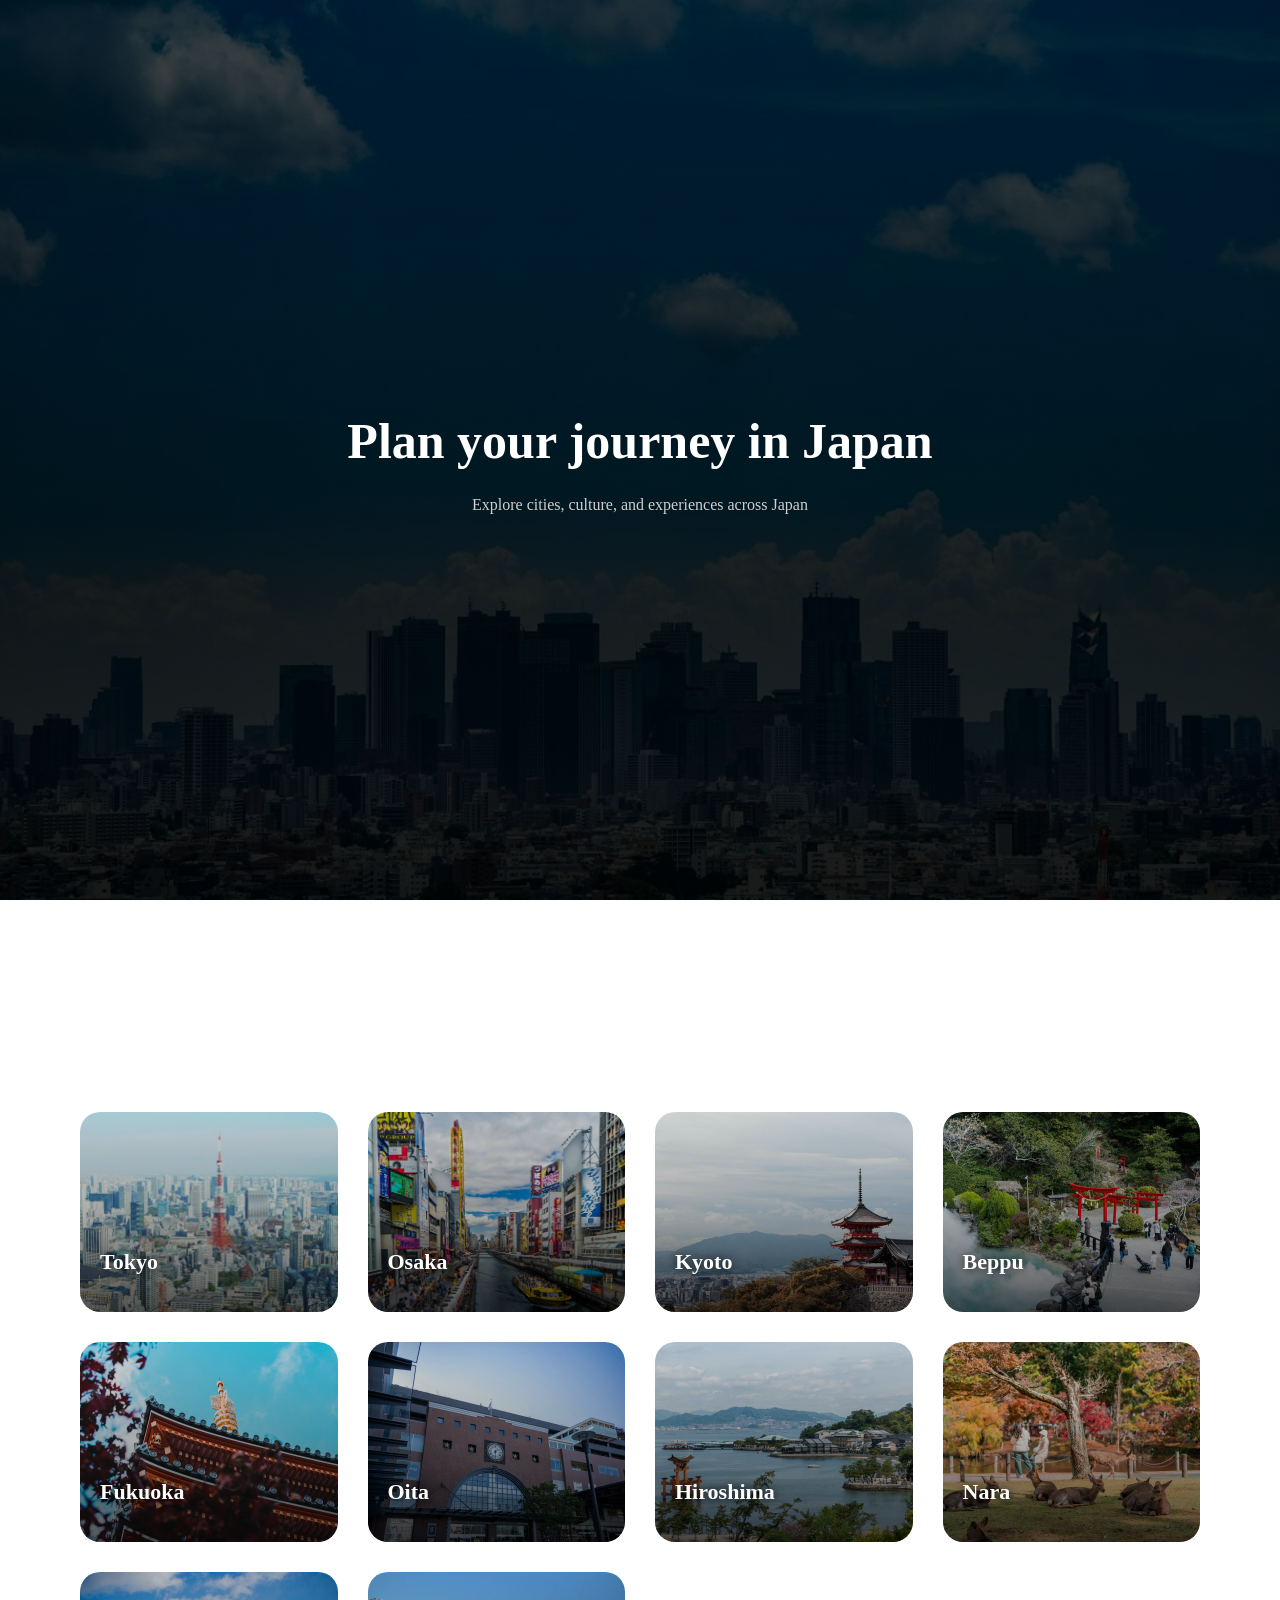
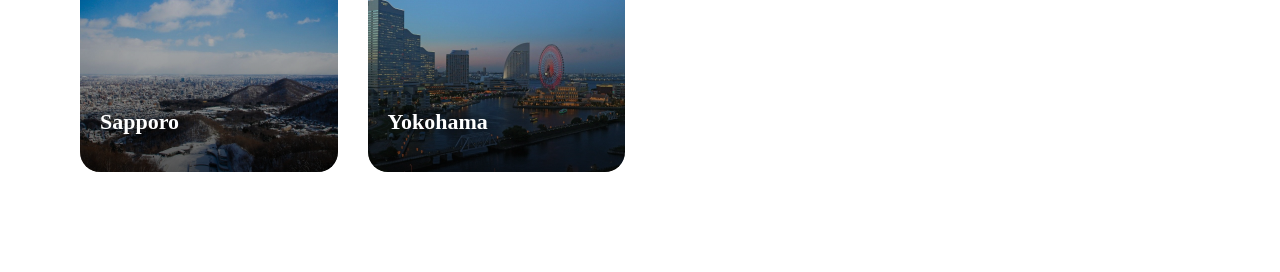
<file: index.html>
<!DOCTYPE html>
<html lang="en">
<head>
    <meta charset="UTF-8">
    <meta name="viewport" content="width=device-width, initial-scale=1.0">
    <title>Japan Planner</title>

    <link rel="stylesheet" href="japan.css">
</head>

<body>

<section class="hero">
    <h1>Plan your journey in Japan</h1>
    <p>Explore cities, culture, and experiences across Japan</p>
</section>

<section class="cities">

    <h2>Select a City</h2>

    <div class="city-grid">

        <a href="cities/tokyo.html">
        <div class="city-card">
            <img src="images/tokyo.jpg">
            <h3>Tokyo</h3>
        </div>
    </a>

    <a href="cities/osaka.html">    
    <div class="city-card">
            <img src="images/osaka.jpg">
            <h3>Osaka</h3>
        </div>
    </a>
       
    <a href="cities/kyoto.html">
    <div class="city-card">
            <img src="images/kyoto.jpg">
            <h3>Kyoto</h3>
        </div>
    </a>
        
    
    
    <a href="cities/beppu.html">
    <div class="city-card">
            <img src="images/beppu.jpg">
            <h3>Beppu</h3>
        </div>
</a>
       
<a href="cities/fukuoka.html">
<div class="city-card">
            <img src="images/fukuoka.jpg">
            <h3>Fukuoka</h3>
        </div>
</a>
       

<a href="cities/oita.html">
<div class="city-card">
            <img src="images/oita.jpg">
            <h3>Oita</h3>
        </div>
        </a>

        
        <a href="cities/hiroshima.html">
        <div class="city-card">
            <img src="images/hiroshima.jpg">
            <h3>Hiroshima</h3>
        </div>
</a>
        

<a href="cities/nara.html">
<div class="city-card">
            <img src="images/nara.jpg">
            <h3>Nara</h3>
        </div>
</a>
        

<a href="cities/sapporo.html">
<div class="city-card">
            <img src="images/sapporo.jpg">
            <h3>Sapporo</h3>
        </div>
</a>
  
<a href="cities/yokohama.html">
<div class="city-card">
            <img src="images/yokohama.jpg">
            <h3>Yokohama</h3>
        </div>
</a>
    </div>

</section>

<section id="result"></section>

<script src="japan.js"></script>

</body>
</html>
</file>
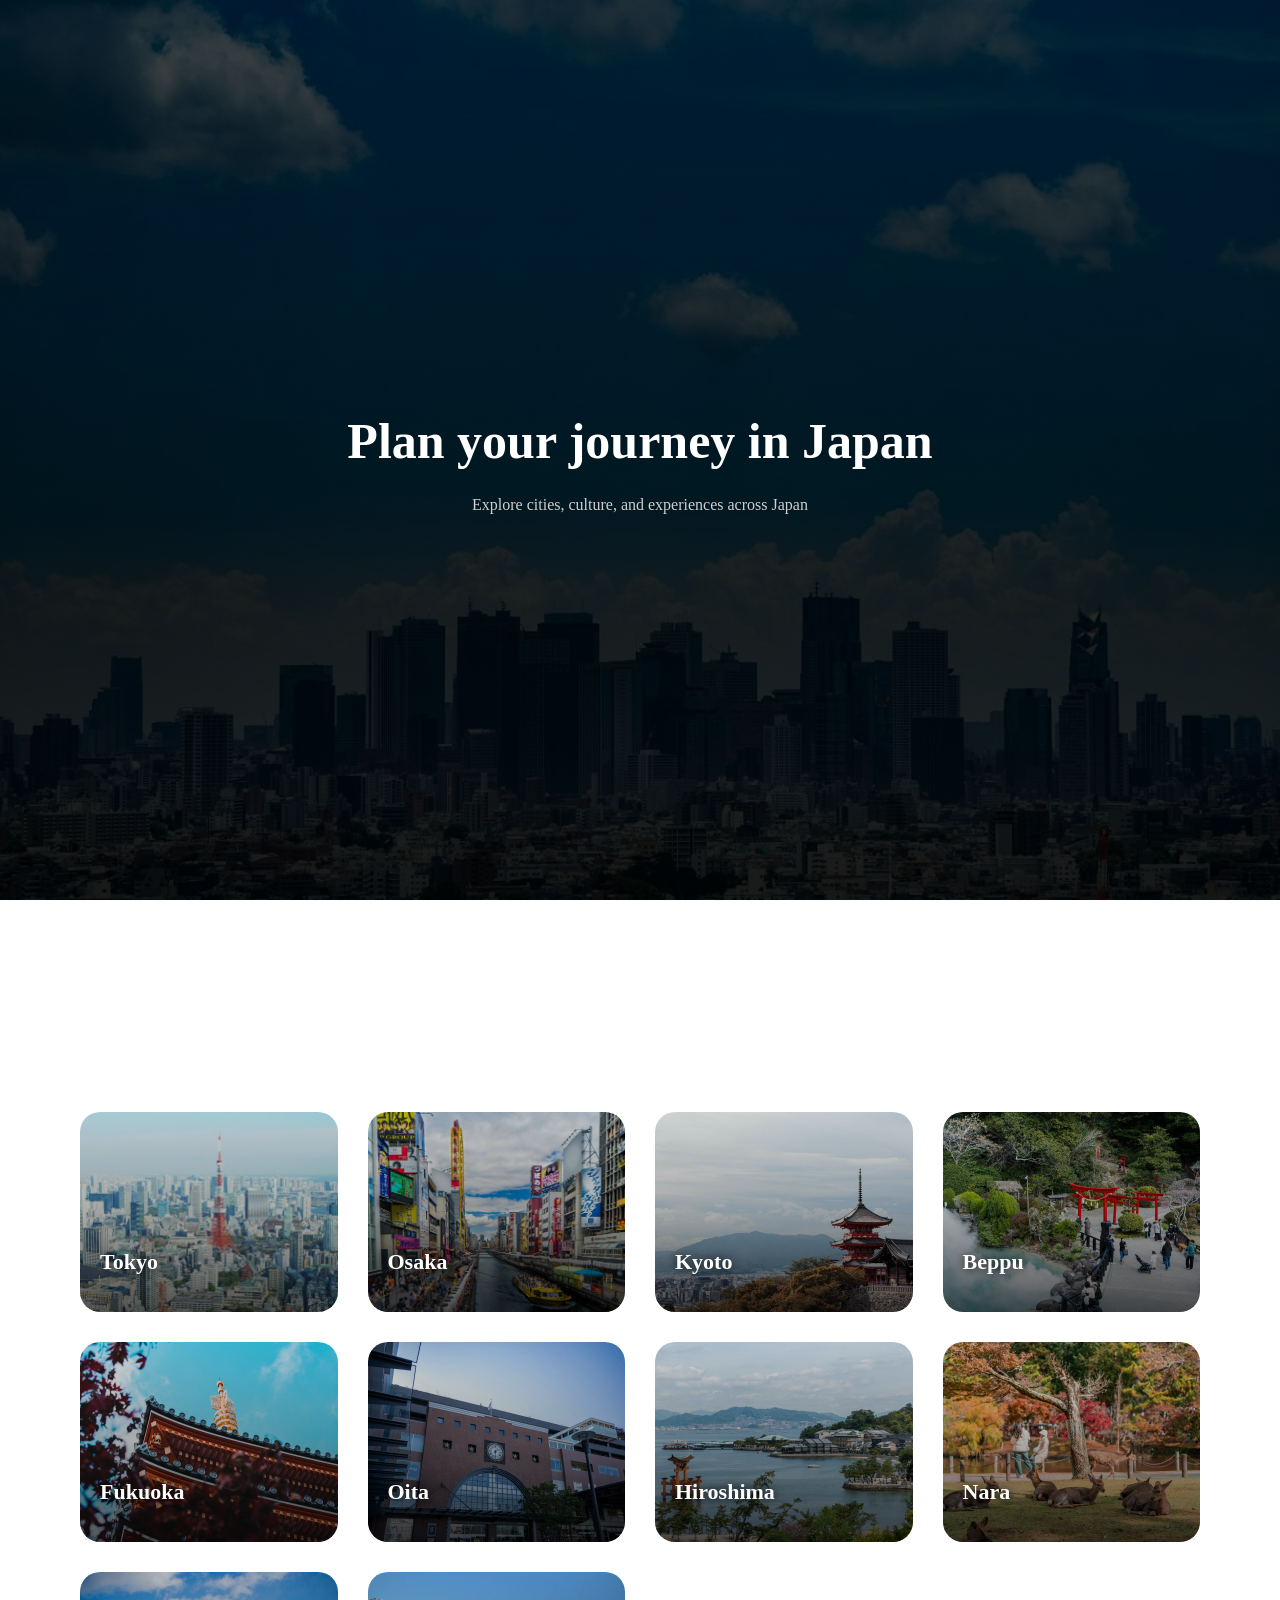
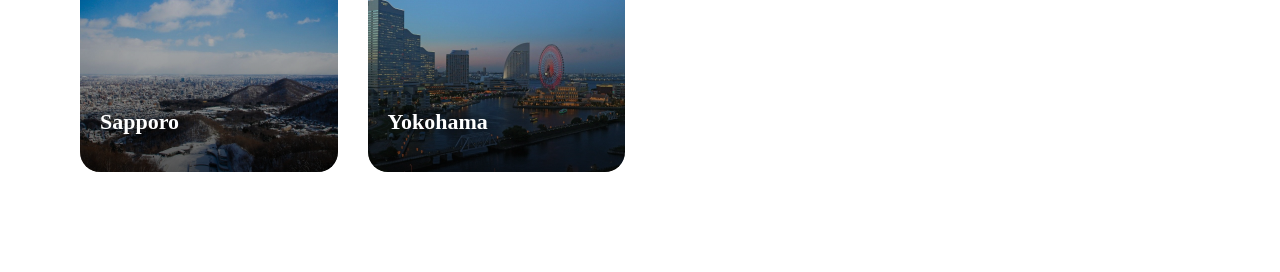
<file: japan.html>
<!DOCTYPE html>
<html lang="en">
<head>
    <meta charset="UTF-8">
    <meta name="viewport" content="width=device-width, initial-scale=1.0">
    <title>Japan Planner</title>

    <link rel="stylesheet" href="japan.css">
</head>

<body>

<section class="hero">
    <h1>Plan your journey in Japan</h1>
    <p>Explore cities, culture, and experiences across Japan</p>
</section>

<section class="cities">

    <h2>Select a City</h2>

    <div class="city-grid">

        <a href="cities/tokyo.html">
        <div class="city-card">
            <img src="images/tokyo.jpg">
            <h3>Tokyo</h3>
        </div>
    </a>

    <a href="cities/osaka.html">    
    <div class="city-card">
            <img src="images/osaka.jpg">
            <h3>Osaka</h3>
        </div>
    </a>
       
    <a href="cities/kyoto.html">
    <div class="city-card">
            <img src="images/kyoto.jpg">
            <h3>Kyoto</h3>
        </div>
    </a>
        
    
    
    <a href="cities/beppu.html">
    <div class="city-card">
            <img src="images/beppu.jpg">
            <h3>Beppu</h3>
        </div>
</a>
       
<a href="cities/fukuoka.html">
<div class="city-card">
            <img src="images/fukuoka.jpg">
            <h3>Fukuoka</h3>
        </div>
</a>
       

<a href="cities/oita.html">
<div class="city-card">
            <img src="images/oita.jpg">
            <h3>Oita</h3>
        </div>
        </a>

        
        <a href="cities/hiroshima.html">
        <div class="city-card">
            <img src="images/hiroshima.jpg">
            <h3>Hiroshima</h3>
        </div>
</a>
        

<a href="cities/nara.html">
<div class="city-card">
            <img src="images/nara.jpg">
            <h3>Nara</h3>
        </div>
</a>
        

<a href="cities/sapporo.html">
<div class="city-card">
            <img src="images/sapporo.jpg">
            <h3>Sapporo</h3>
        </div>
</a>
  
<a href="cities/yokohama.html">
<div class="city-card">
            <img src="images/yokohama.jpg">
            <h3>Yokohama</h3>
        </div>
</a>
    </div>

</section>

<section id="result"></section>

<script src="japan.js"></script>

</body>
</html>
</file>
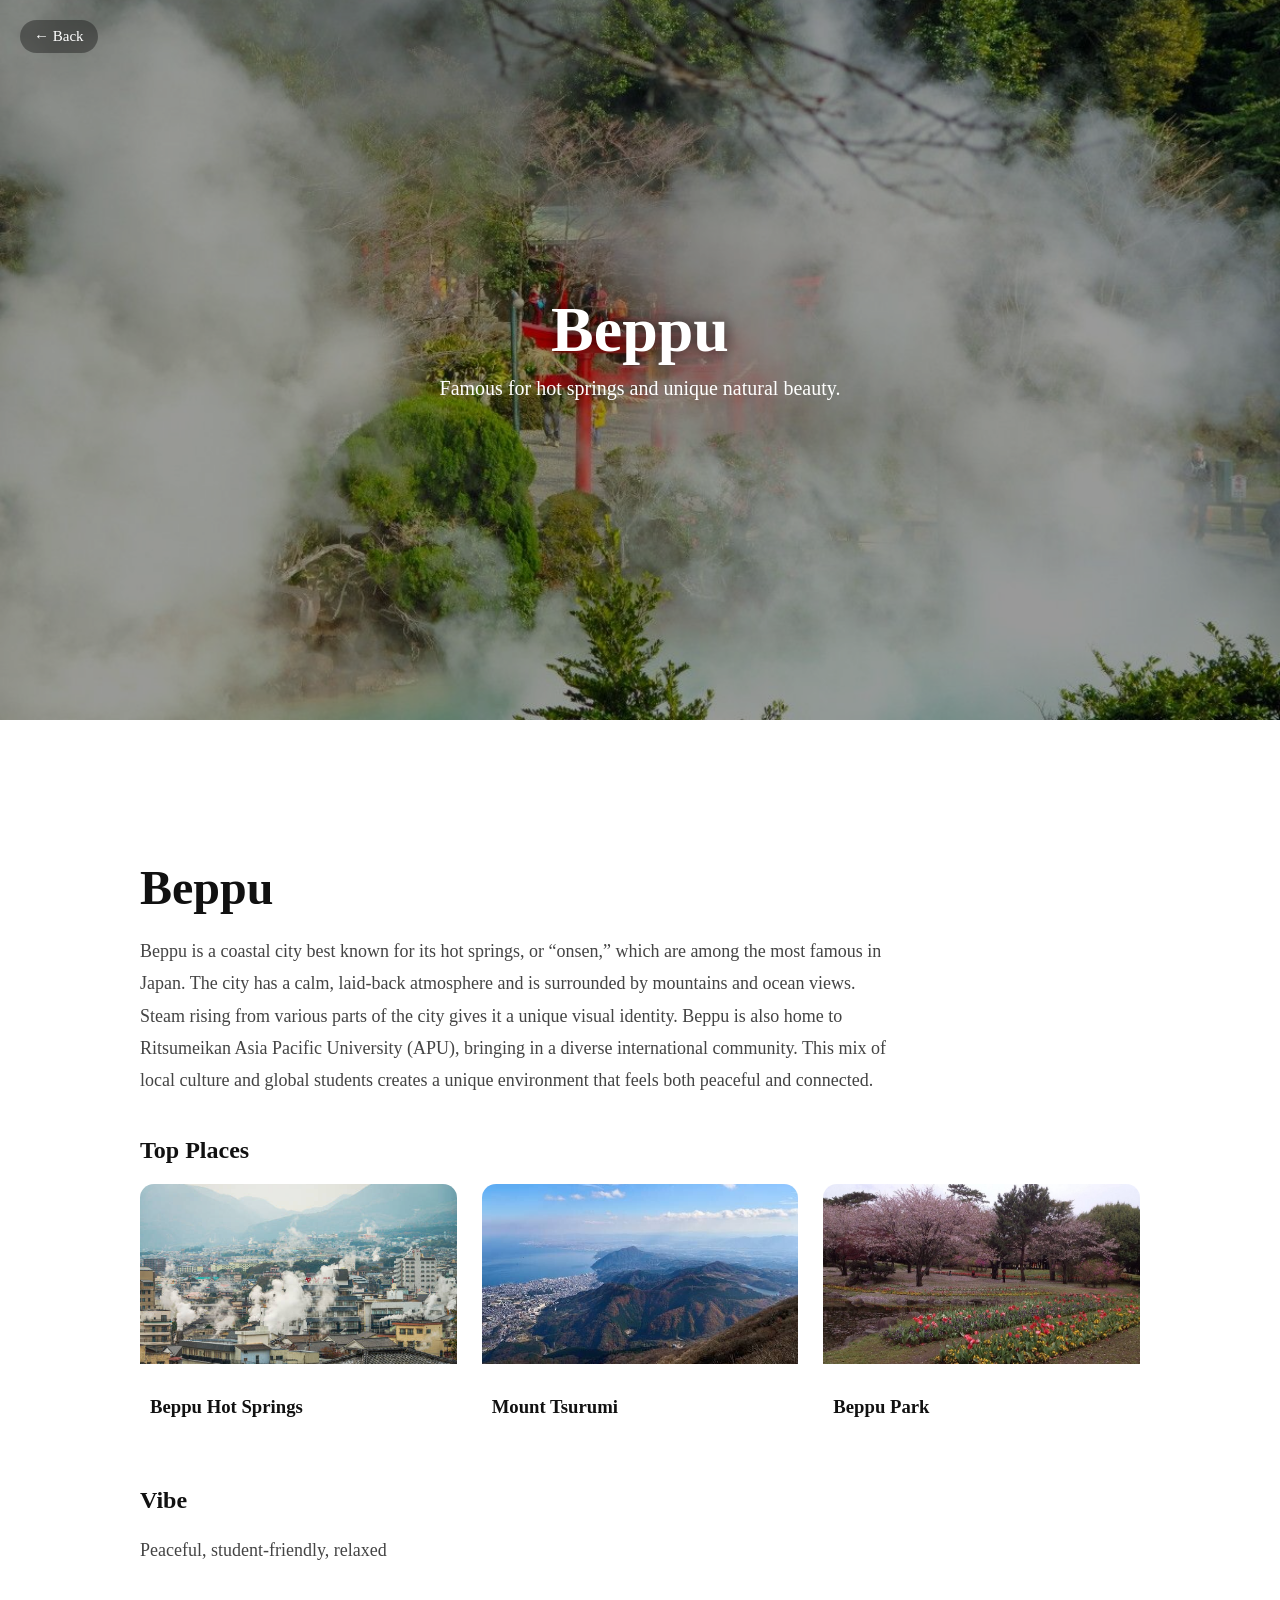
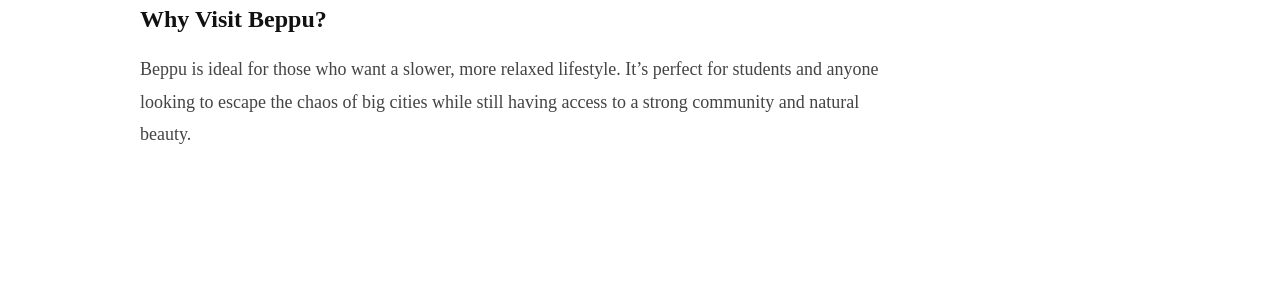
<file: cities/beppu.html>
<!DOCTYPE html>
<html lang="en">
<head>
    <meta charset="UTF-8">
    <meta name="viewport" content="width=device-width, initial-scale=1.0">
    <title>Beppu</title>

    <link rel="stylesheet" href="../japan.css">
</head>

<body class="city-body">

      <section class="city-hero beppu-hero">
    <div class="hero-overlay"> </div>
    <div class="hero-content">
        <h1>Beppu</h1>
        <P>Famous for hot springs and unique natural beauty.</P>
    </div>
</section> 

<a href="../index.html" class="back-btn">← Back</a>

<section class="city-page">

    <h1>Beppu</h1>

    <p>
    Beppu is a coastal city best known for its hot springs, or “onsen,” which are among the most famous in Japan. The city has a calm, laid-back atmosphere and is surrounded by mountains and ocean views. Steam rising from various parts of the city gives it a unique visual identity. Beppu is also home to Ritsumeikan Asia Pacific University (APU), bringing in a diverse international community. This mix of local culture and global students creates a unique environment that feels both peaceful and connected.
    </p>

    <h2>Top Places</h2>

    <div class="places-grid">

        <div class="place-card">
            <img src="../images/hotspring.jpg">
            <h3>Beppu Hot Springs</h3>
        </div>

        <div class="place-card">
            <img src="../images/mt.tsurumi.jpg">
            <h3>Mount Tsurumi</h3>
        </div>

        <div class="place-card">
            <img src="../images/beppupark.jpg">
            <h3>Beppu Park</h3>
        </div>

    </div>

    <h2>Vibe</h2>
    <p>Peaceful, student-friendly, relaxed</p>

    <h2>Why Visit Beppu?</h2>
    <P>Beppu is ideal for those who want a slower, more relaxed lifestyle. It’s perfect for students and anyone looking to escape the chaos of big cities while still having access to a strong community and natural beauty.</P>

</section>

</body>
</html>
</file>
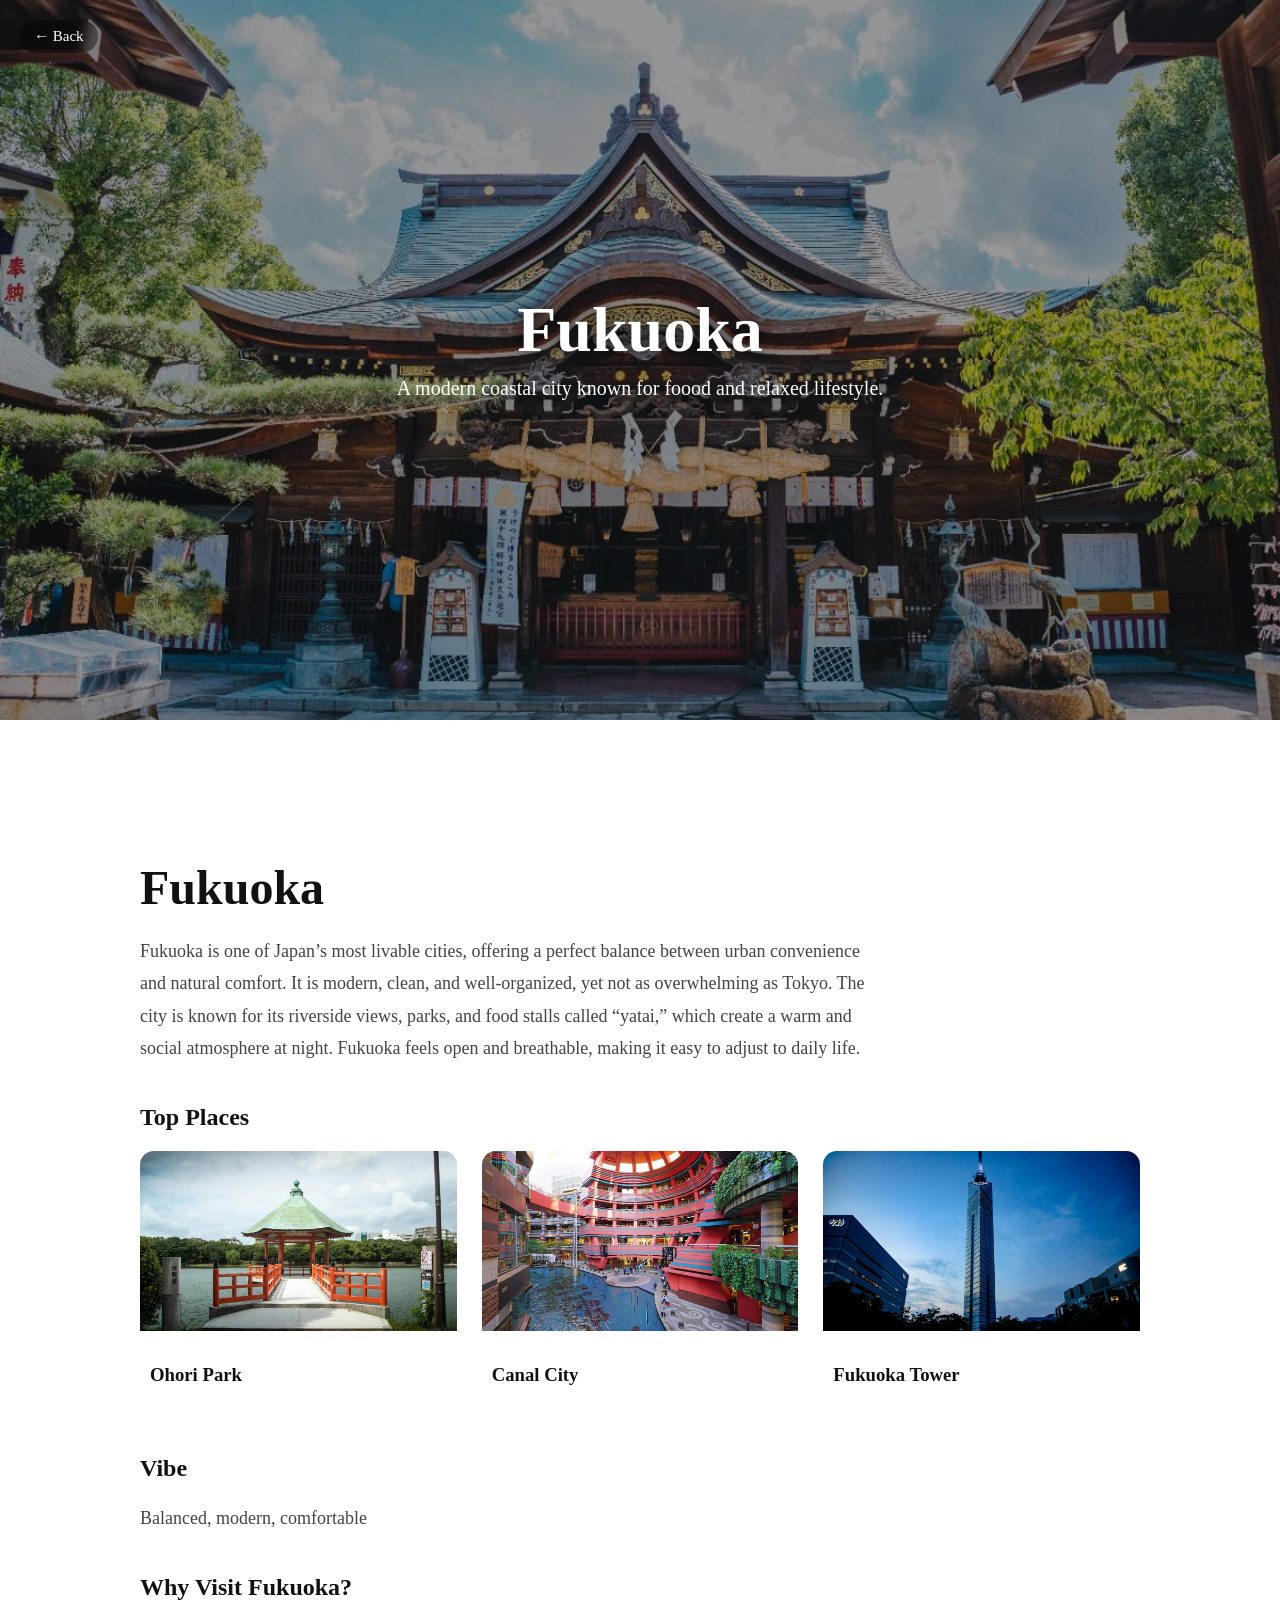
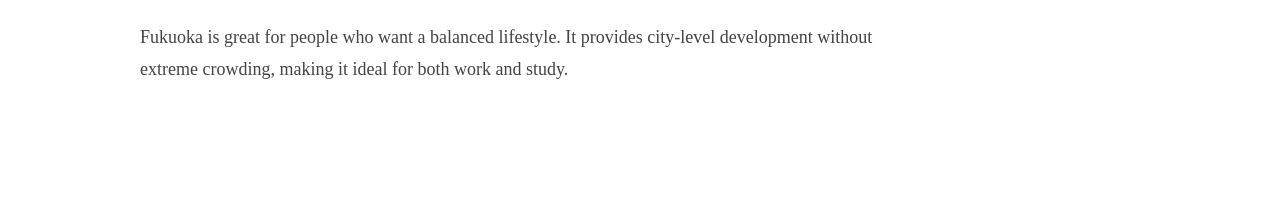
<file: cities/fukuoka.html>
<!DOCTYPE html>
<html lang="en">
<head>
    <meta charset="UTF-8">
    <meta name="viewport" content="width=device-width, initial-scale=1.0">
    <title>Fukuoka</title>

    <link rel="stylesheet" href="../japan.css">
</head>

<body class="city-body">


     <section class="city-hero fukuoka-hero">
    <div class="hero-overlay"> </div>
    <div class="hero-content">
        <h1>Fukuoka</h1>
        <P>A modern coastal city known for foood and relaxed lifestyle.</P>
    </div>
</section> 

<a href="../index.html" class="back-btn">← Back</a>

<section class="city-page">

    <h1>Fukuoka</h1>

    <p>
    Fukuoka is one of Japan’s most livable cities, offering a perfect balance between urban convenience and natural comfort. It is modern, clean, and well-organized, yet not as overwhelming as Tokyo. The city is known for its riverside views, parks, and food stalls called “yatai,” which create a warm and social atmosphere at night. Fukuoka feels open and breathable, making it easy to adjust to daily life.
    </p>

    <h2>Top Places</h2>

    <div class="places-grid">

        <div class="place-card">
            <img src="../images/ohoripark.jpg">
            <h3>Ohori Park</h3>
        </div>

        <div class="place-card">
            <img src="../images/canalcity.jpg">
            <h3>Canal City</h3>
        </div>

        <div class="place-card">
            <img src="../images/fukuokatower.jpg">
            <h3>Fukuoka Tower</h3>
        </div>

    </div>

    <h2>Vibe</h2>
    <p>Balanced, modern, comfortable</p>

    <h2>Why Visit Fukuoka?</h2>
    <P>Fukuoka is great for people who want a balanced lifestyle. It provides city-level development without extreme crowding, making it ideal for both work and study.</P>
</section>

</body>
</html>
</file>
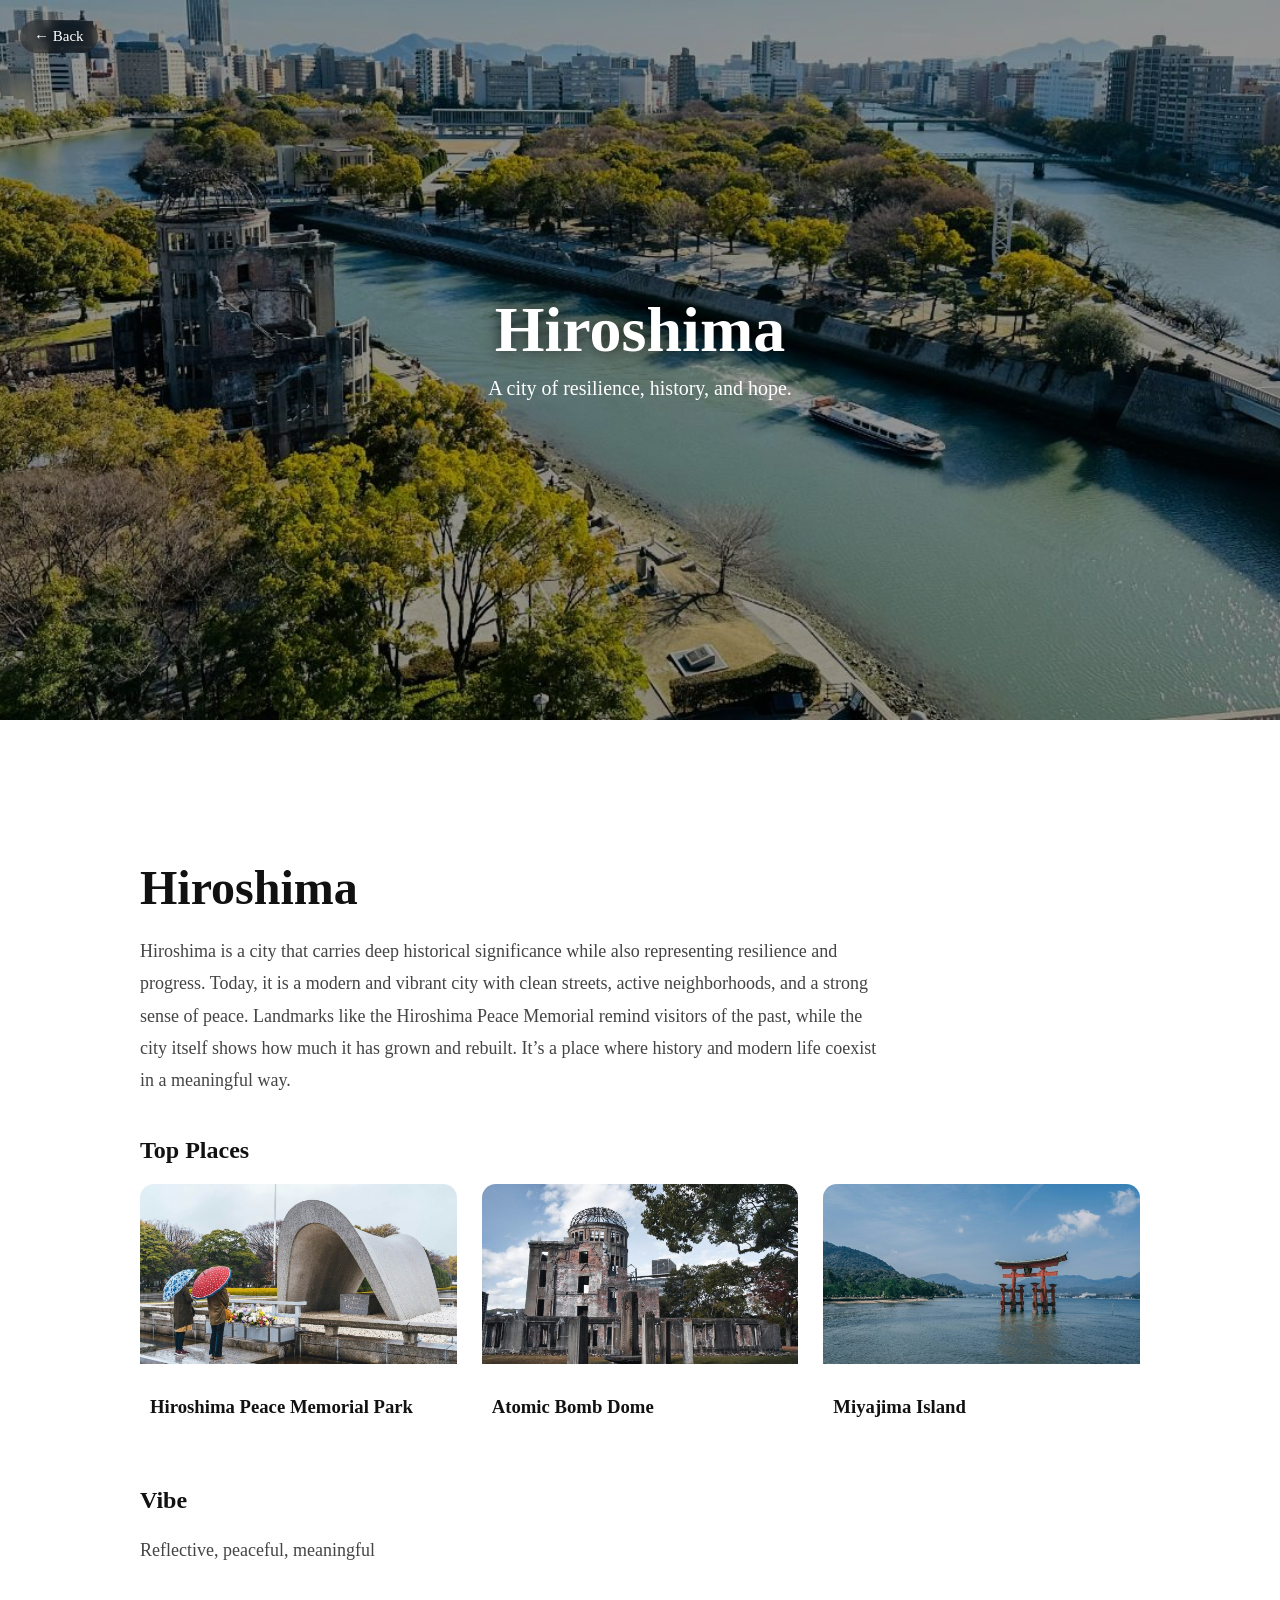
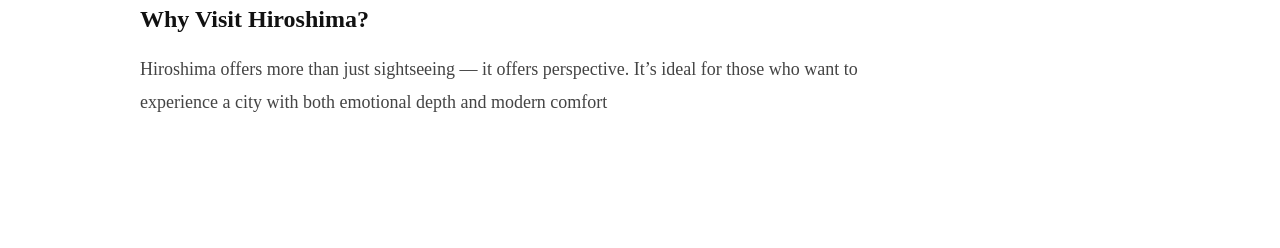
<file: cities/hiroshima.html>
<!DOCTYPE html>
<html lang="en">
<head>
    <meta charset="UTF-8">
    <meta name="viewport" content="width=device-width, initial-scale=1.0">
    <title>Hiroshima</title>

    <link rel="stylesheet" href="../japan.css">
</head>

<body class="city-body">

    
     <section class="city-hero hiroshima-hero">
    <div class="hero-overlay"> </div>
    <div class="hero-content">
        <h1>Hiroshima</h1>
        <P>A city of resilience, history, and hope.</P>
    </div>
</section> 

<a href="../index.html" class="back-btn">← Back</a>

<section class="city-page">

    <h1>Hiroshima</h1>

    <p>
   Hiroshima is a city that carries deep historical significance while also representing resilience and progress. Today, it is a modern and vibrant city with clean streets, active neighborhoods, and a strong sense of peace. Landmarks like the Hiroshima Peace Memorial remind visitors of the past, while the city itself shows how much it has grown and rebuilt. It’s a place where history and modern life coexist in a meaningful way.
    </p>

    <h2>Top Places</h2>

    <div class="places-grid">

        <div class="place-card">
            <img src="../images/memorial.jpg">
            <h3>Hiroshima Peace Memorial Park</h3>
        </div>

        <div class="place-card">
            <img src="../images/atomic.jpg">
            <h3>Atomic Bomb Dome</h3>
        </div>

        <div class="place-card">
            <img src="../images/miyajimaisland.jpg">
            <h3>Miyajima Island</h3>
        </div>

    </div>

    <h2>Vibe</h2>
    <p>Reflective, peaceful, meaningful</p>

    <h2>Why Visit Hiroshima?</h2>
    <p>Hiroshima offers more than just sightseeing — it offers perspective. It’s ideal for those who want to experience a city with both emotional depth and modern comfort</p>

</section>

</body>
</html>
</file>
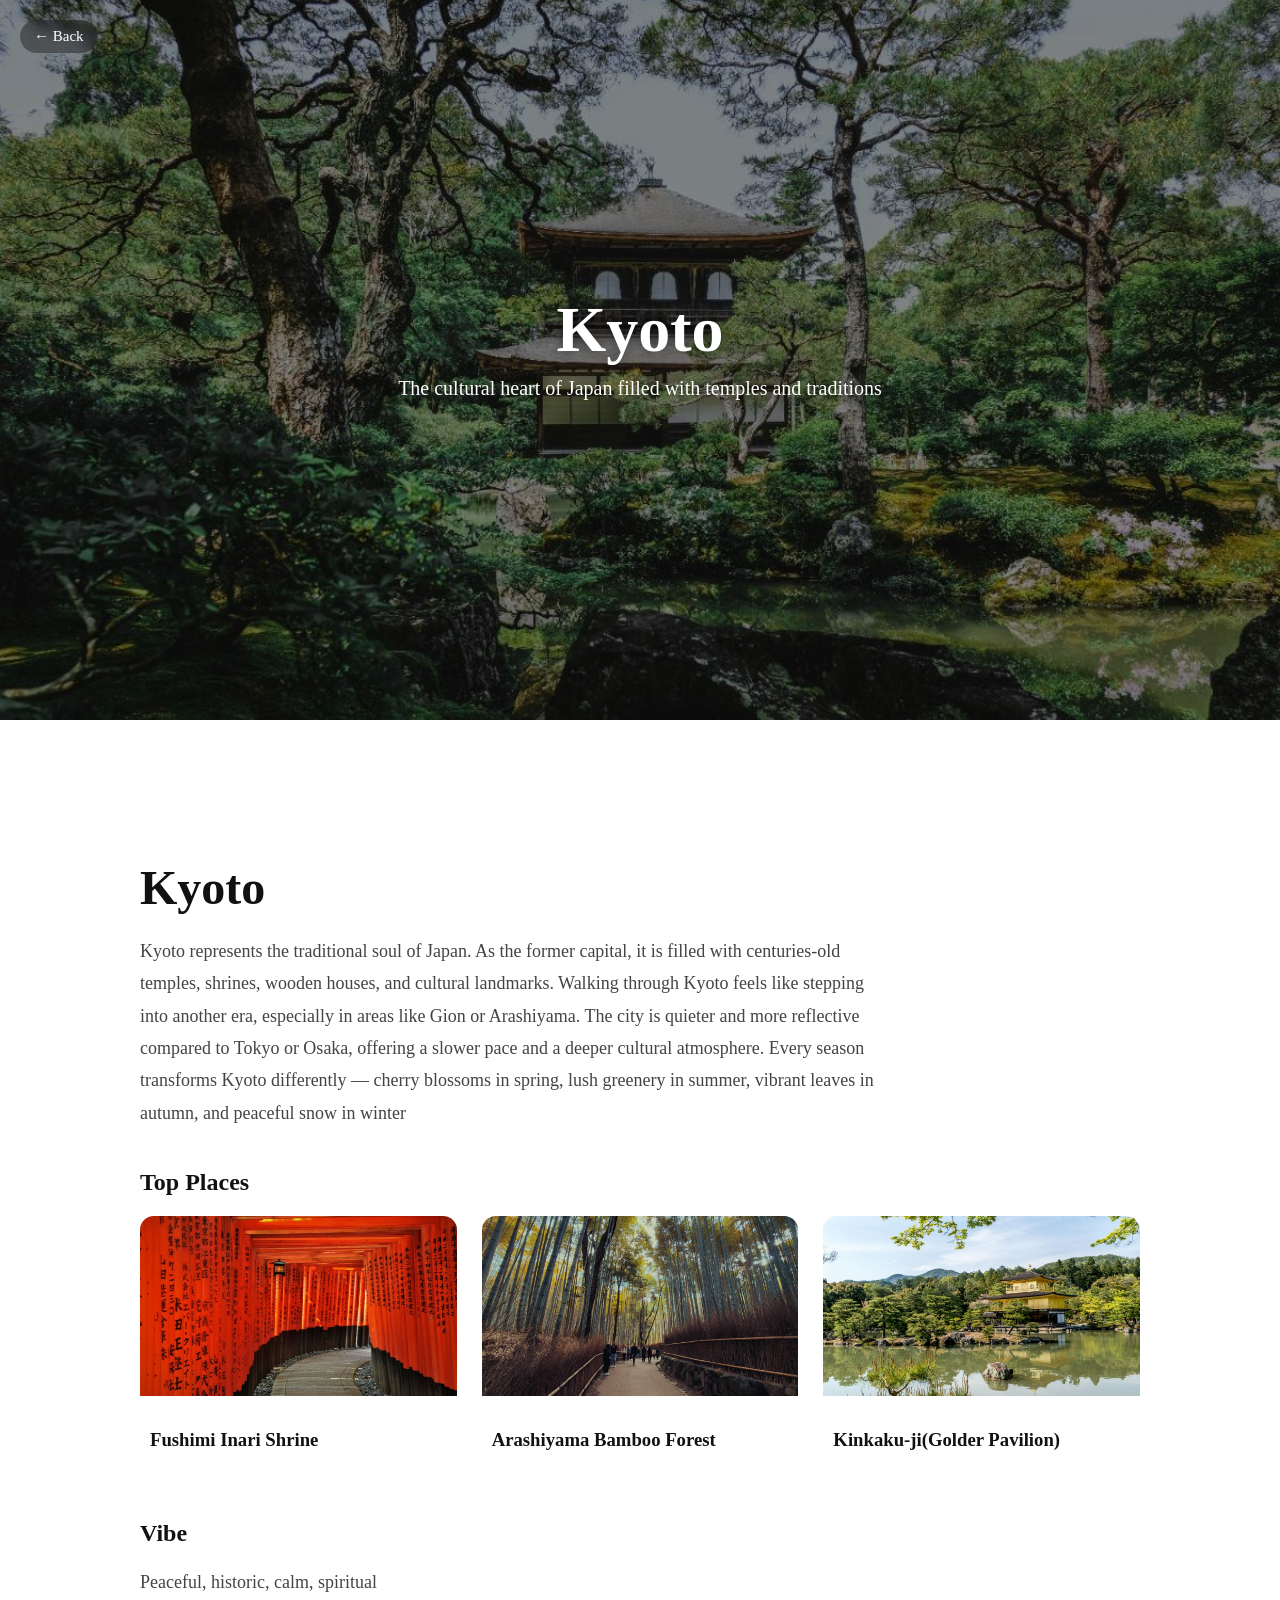
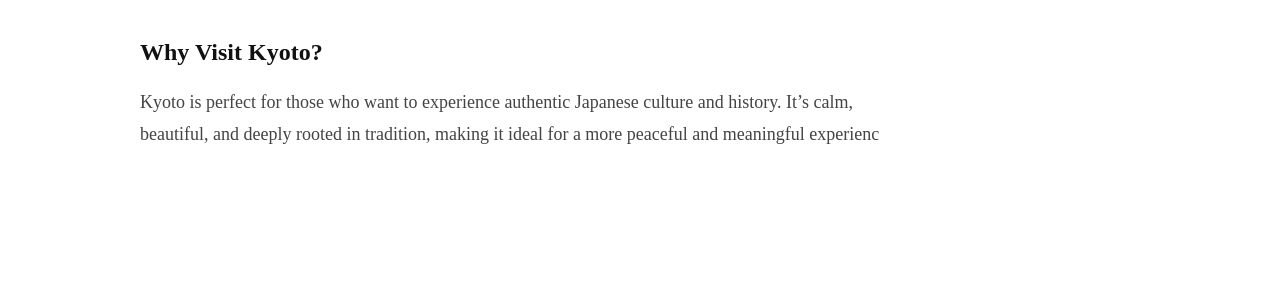
<file: cities/kyoto.html>
<!DOCTYPE html>
<html lang="en">
<head>
    <meta charset="UTF-8">
    <meta name="viewport" content="width=device-width, initial-scale=1.0">
    <title>Kyoto</title>

    <link rel="stylesheet" href="../japan.css">
</head>

<body class="city-body">

    
     <section class="city-hero kyoto-hero">
    <div class="hero-overlay"> </div>
    <div class="hero-content">
        <h1>Kyoto</h1>
        <P>The cultural heart of Japan filled with temples and traditions</P>
    </div>
</section> 

<a href="../index.html" class="back-btn">← Back</a>

<section class="city-page">

    <h1>Kyoto</h1>

    <p>
        Kyoto represents the traditional soul of Japan. As the former capital, it is filled with centuries-old temples, shrines, wooden houses, and cultural landmarks. Walking through Kyoto feels like stepping into another era, especially in areas like Gion or Arashiyama. The city is quieter and more reflective compared to Tokyo or Osaka, offering a slower pace and a deeper cultural atmosphere. Every season transforms Kyoto differently — cherry blossoms in spring, lush greenery in summer, vibrant leaves in autumn, and peaceful snow in winter
    </p>

    <h2>Top Places</h2>

    <div class="places-grid">

        <div class="place-card">
            <img src="../images/fushimi.jpg">
            <h3>Fushimi Inari Shrine</h3>
        </div>

        <div class="place-card">
            <img src="../images/bamboo.jpg">
            <h3>Arashiyama Bamboo Forest</h3>
        </div>

        <div class="place-card">
            <img src="../images/kinkaku.jpg">
            <h3>Kinkaku-ji(Golder Pavilion)</h3>
        </div>

    </div>

    <h2>Vibe</h2>
    <p>Peaceful, historic, calm, spiritual</p>

    <h2>Why Visit Kyoto?</h2>
    <P>Kyoto is perfect for those who want to experience authentic Japanese culture and history. It’s calm, beautiful, and deeply rooted in tradition, making it ideal for a more peaceful and meaningful experienc</P>
</section>

</body>
</html>
</file>
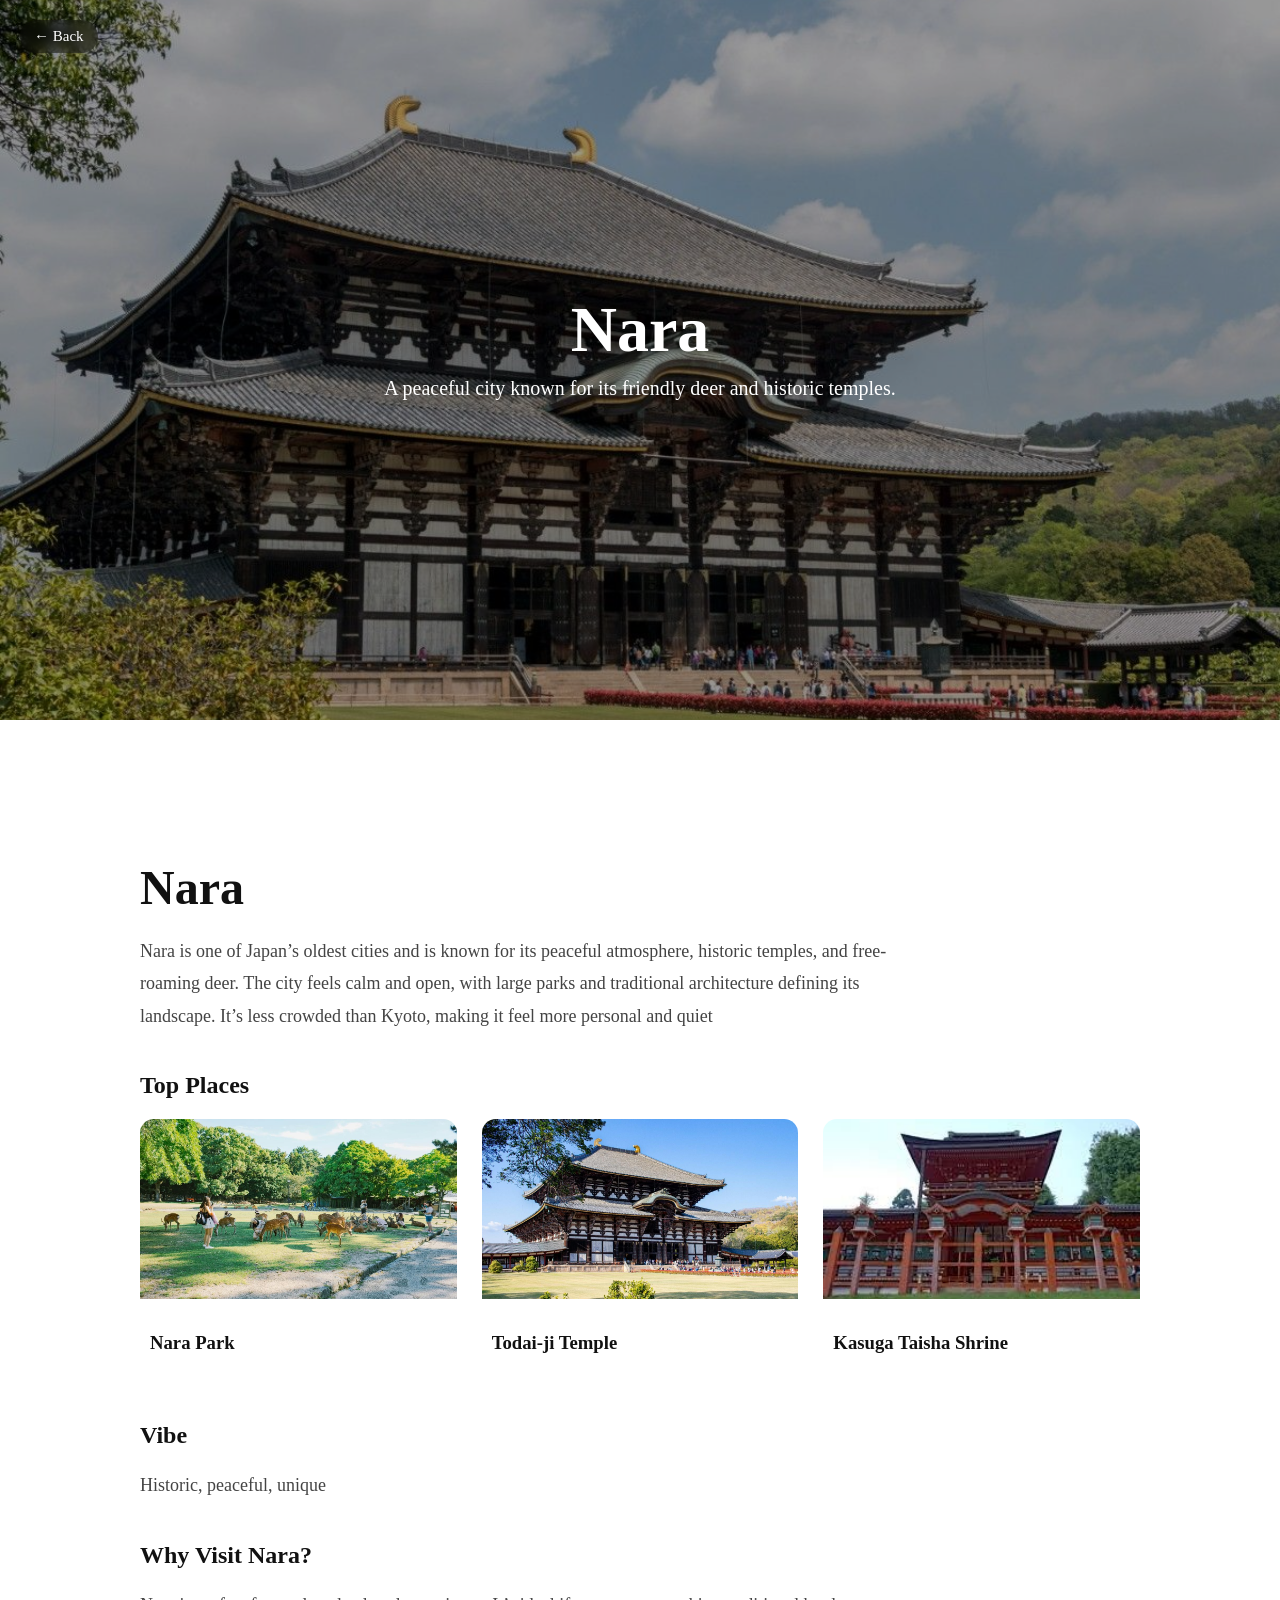
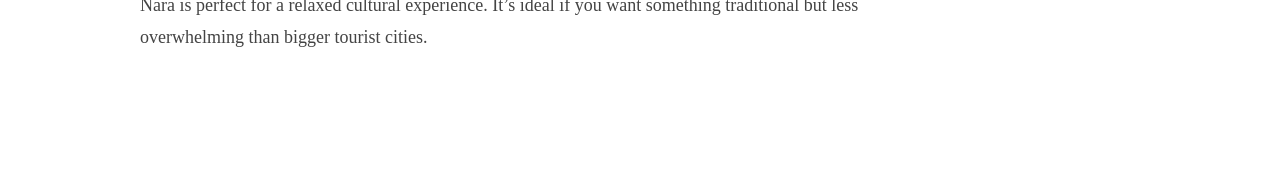
<file: cities/nara.html>
<!DOCTYPE html>
<html lang="en">
<head>
    <meta charset="UTF-8">
    <meta name="viewport" content="width=device-width, initial-scale=1.0">
    <title>Nara</title>

    <link rel="stylesheet" href="../japan.css">
</head>

<body class="city-body">


    
     <section class="city-hero nara-hero">
    <div class="hero-overlay"> </div>
    <div class="hero-content">
        <h1>Nara</h1>
        <P>A peaceful city known for its friendly deer and historic temples.</P>
    </div>
</section> 

<a href="../index.html" class="back-btn">← Back</a>

<section class="city-page">

    <h1>Nara</h1>

    <p>
    Nara is one of Japan’s oldest cities and is known for its peaceful atmosphere, historic temples, and free-roaming deer. The city feels calm and open, with large parks and traditional architecture defining its landscape. It’s less crowded than Kyoto, making it feel more personal and quiet
    </p>

    <h2>Top Places</h2>

    <div class="places-grid">

        <div class="place-card">
            <img src="../images/narapark.jpg">
            <h3>Nara Park</h3>
        </div>

        <div class="place-card">
            <img src="../images/todaijitemple.jpg">
            <h3>Todai-ji Temple</h3>
        </div>

        <div class="place-card">
            <img src="../images/kasugataisha.jpg">
            <h3>Kasuga Taisha Shrine</h3>
        </div>

    </div>

    <h2>Vibe</h2>
    <p>Historic, peaceful, unique</p>

    <h2>Why Visit Nara?</h2>
    <p>Nara is perfect for a relaxed cultural experience. It’s ideal if you want something traditional but less overwhelming than bigger tourist cities.</p>

</section>

</body>
</html>
</file>
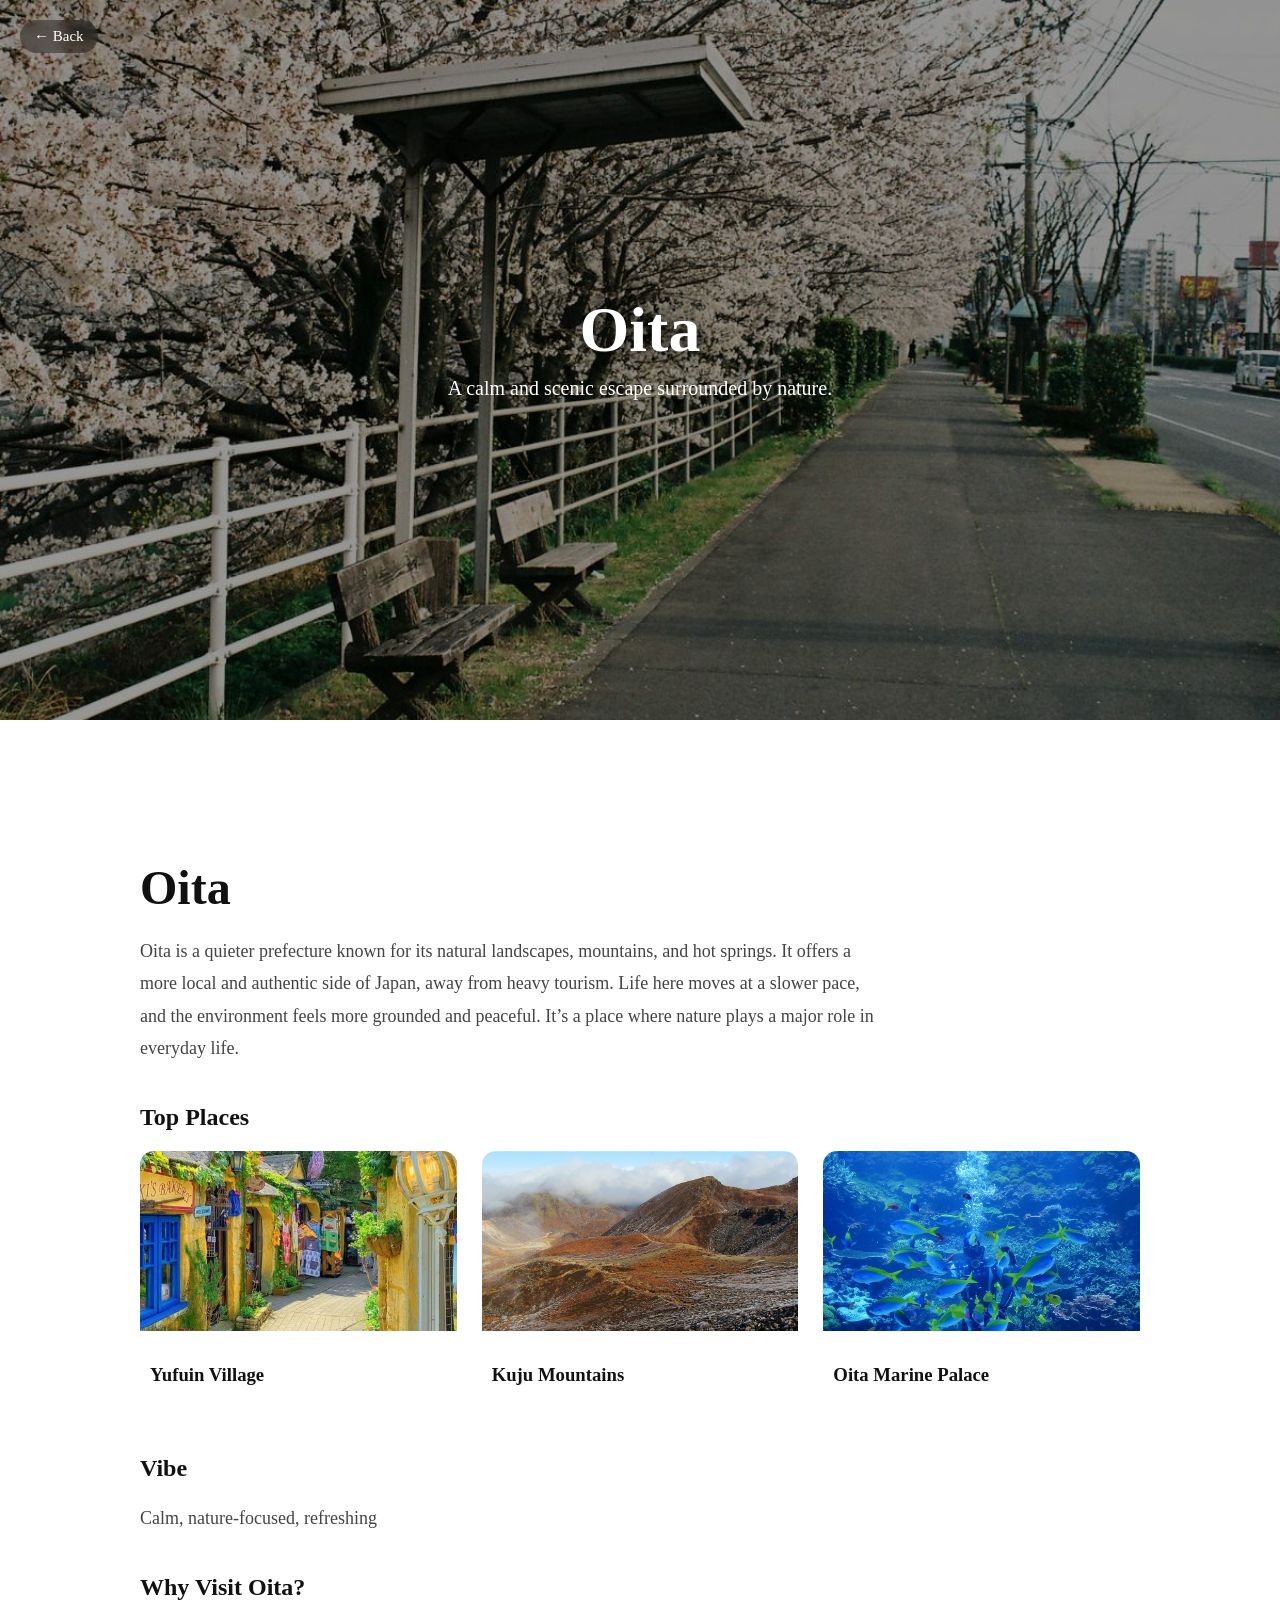
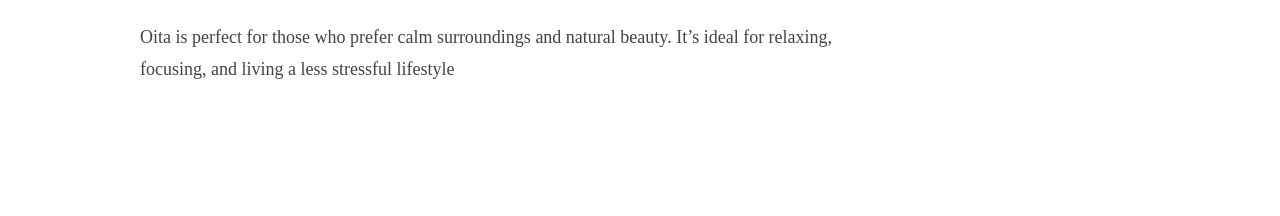
<file: cities/oita.html>
<!DOCTYPE html>
<html lang="en">
<head>
    <meta charset="UTF-8">
    <meta name="viewport" content="width=device-width, initial-scale=1.0">
    <title>Oita</title>

    <link rel="stylesheet" href="../japan.css">
</head>

<body class="city-body">

    
     <section class="city-hero oita-hero">
    <div class="hero-overlay"> </div>
    <div class="hero-content">
        <h1>Oita</h1>
        <P>A calm and scenic escape surrounded by nature.</P>
    </div>
</section> 

<a href="../index.html" class="back-btn">← Back</a>

<section class="city-page">

    <h1>Oita</h1>

    <p>
    Oita is a quieter prefecture known for its natural landscapes, mountains, and hot springs. It offers a more local and authentic side of Japan, away from heavy tourism. Life here moves at a slower pace, and the environment feels more grounded and peaceful. It’s a place where nature plays a major role in everyday life.
    </p>

    <h2>Top Places</h2>

    <div class="places-grid">

        <div class="place-card">
            <img src="../images/yufuinvillage.jpg">
            <h3>Yufuin Village</h3>
        </div>

        <div class="place-card">
            <img src="../images/kujumountains.jpg">
            <h3>Kuju Mountains</h3>
        </div>

        <div class="place-card">
            <img src="../images/oitamarine.jpg">
            <h3>Oita Marine Palace</h3>
        </div>

    </div>

    <h2>Vibe</h2>
    <p>Calm, nature-focused, refreshing</p>

    <h2>Why Visit Oita?</h2>
    <P>Oita is perfect for those who prefer calm surroundings and natural beauty. It’s ideal for relaxing, focusing, and living a less stressful lifestyle</P>
</section>

</body>
</html>
</file>
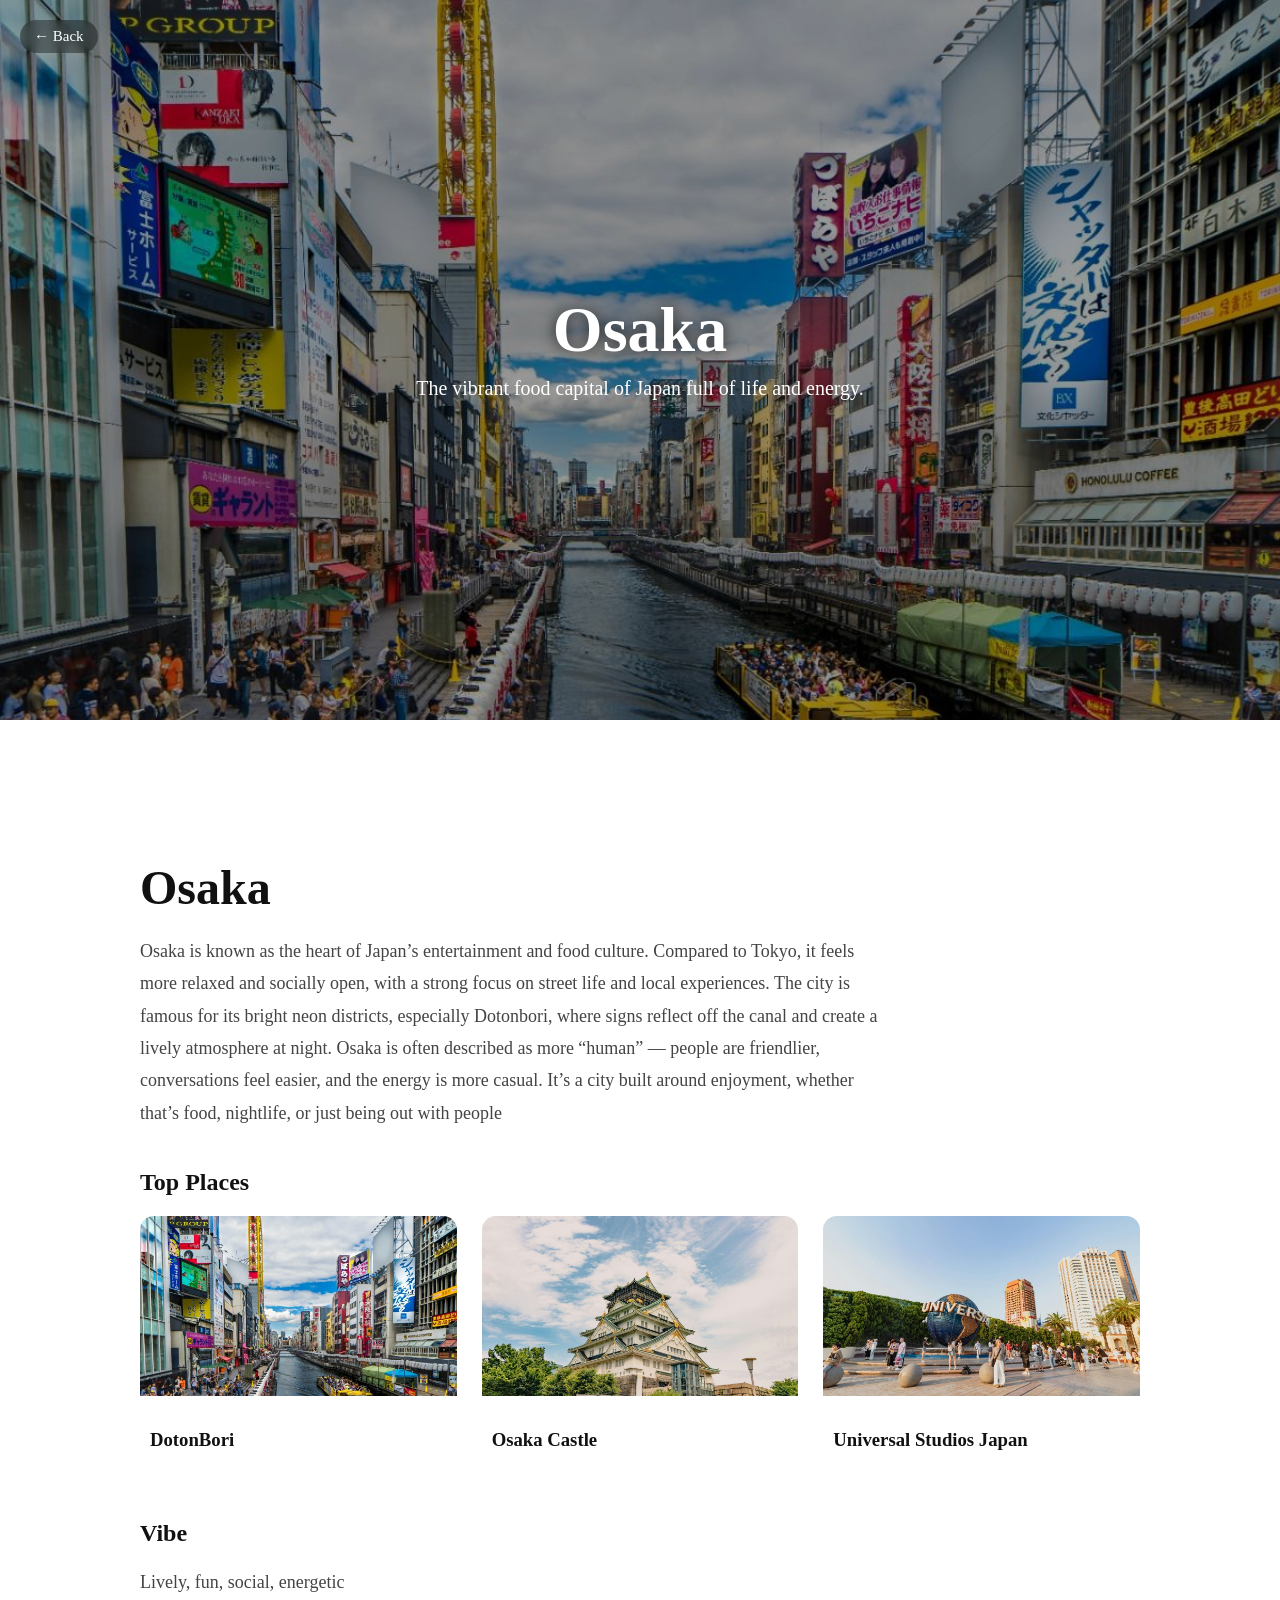
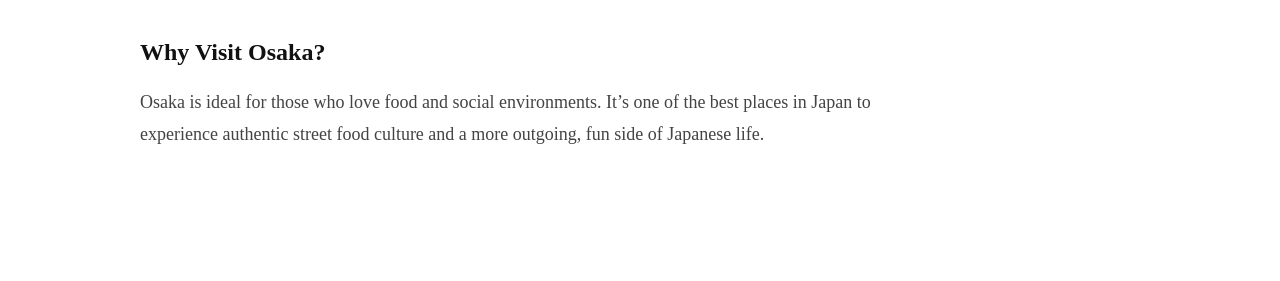
<file: cities/osaka.html>
<!DOCTYPE html>
<html lang="en">
<head>
    <meta charset="UTF-8">
    <meta name="viewport" content="width=device-width, initial-scale=1.0">
    <title>Osaka</title>

    <link rel="stylesheet" href="../japan.css">
</head>

<body class="city-body">

    
     <section class="city-hero osaka-hero">
    <div class="hero-overlay"> </div>
    <div class="hero-content">
        <h1>Osaka</h1>
        <P>The vibrant food capital of Japan full of life and energy.</P>
    </div>
</section> 

<a href="../index.html" class="back-btn">← Back</a>

<section class="city-page">

    <h1>Osaka</h1>

    <p>
    Osaka is known as the heart of Japan’s entertainment and food culture. Compared to Tokyo, it feels more relaxed and socially open, with a strong focus on street life and local experiences. The city is famous for its bright neon districts, especially Dotonbori, where signs reflect off the canal and create a lively atmosphere at night. Osaka is often described as more “human” — people are friendlier, conversations feel easier, and the energy is more casual. It’s a city built around enjoyment, whether that’s food, nightlife, or just being out with people
    </p>

    <h2>Top Places</h2>

    <div class="places-grid">

        <div class="place-card">
            <img src="../images/dotonbori.jpg">
            <h3>DotonBori</h3>
        </div>

        <div class="place-card">
            <img src="../images/osakacastle.jpg">
            <h3>Osaka Castle</h3>
        </div>

        <div class="place-card">
            <img src="../images/universal.jpg">
            <h3>Universal Studios Japan</h3>
        </div>

    </div>

    <h2>Vibe</h2>
    <p>Lively, fun, social, energetic</p>

    <h2>Why Visit Osaka?</h2>
    <p>Osaka is ideal for those who love food and social environments. It’s one of the best places in Japan to experience authentic street food culture and a more outgoing, fun side of Japanese life.</p>
</section>

</body>
</html>
</file>
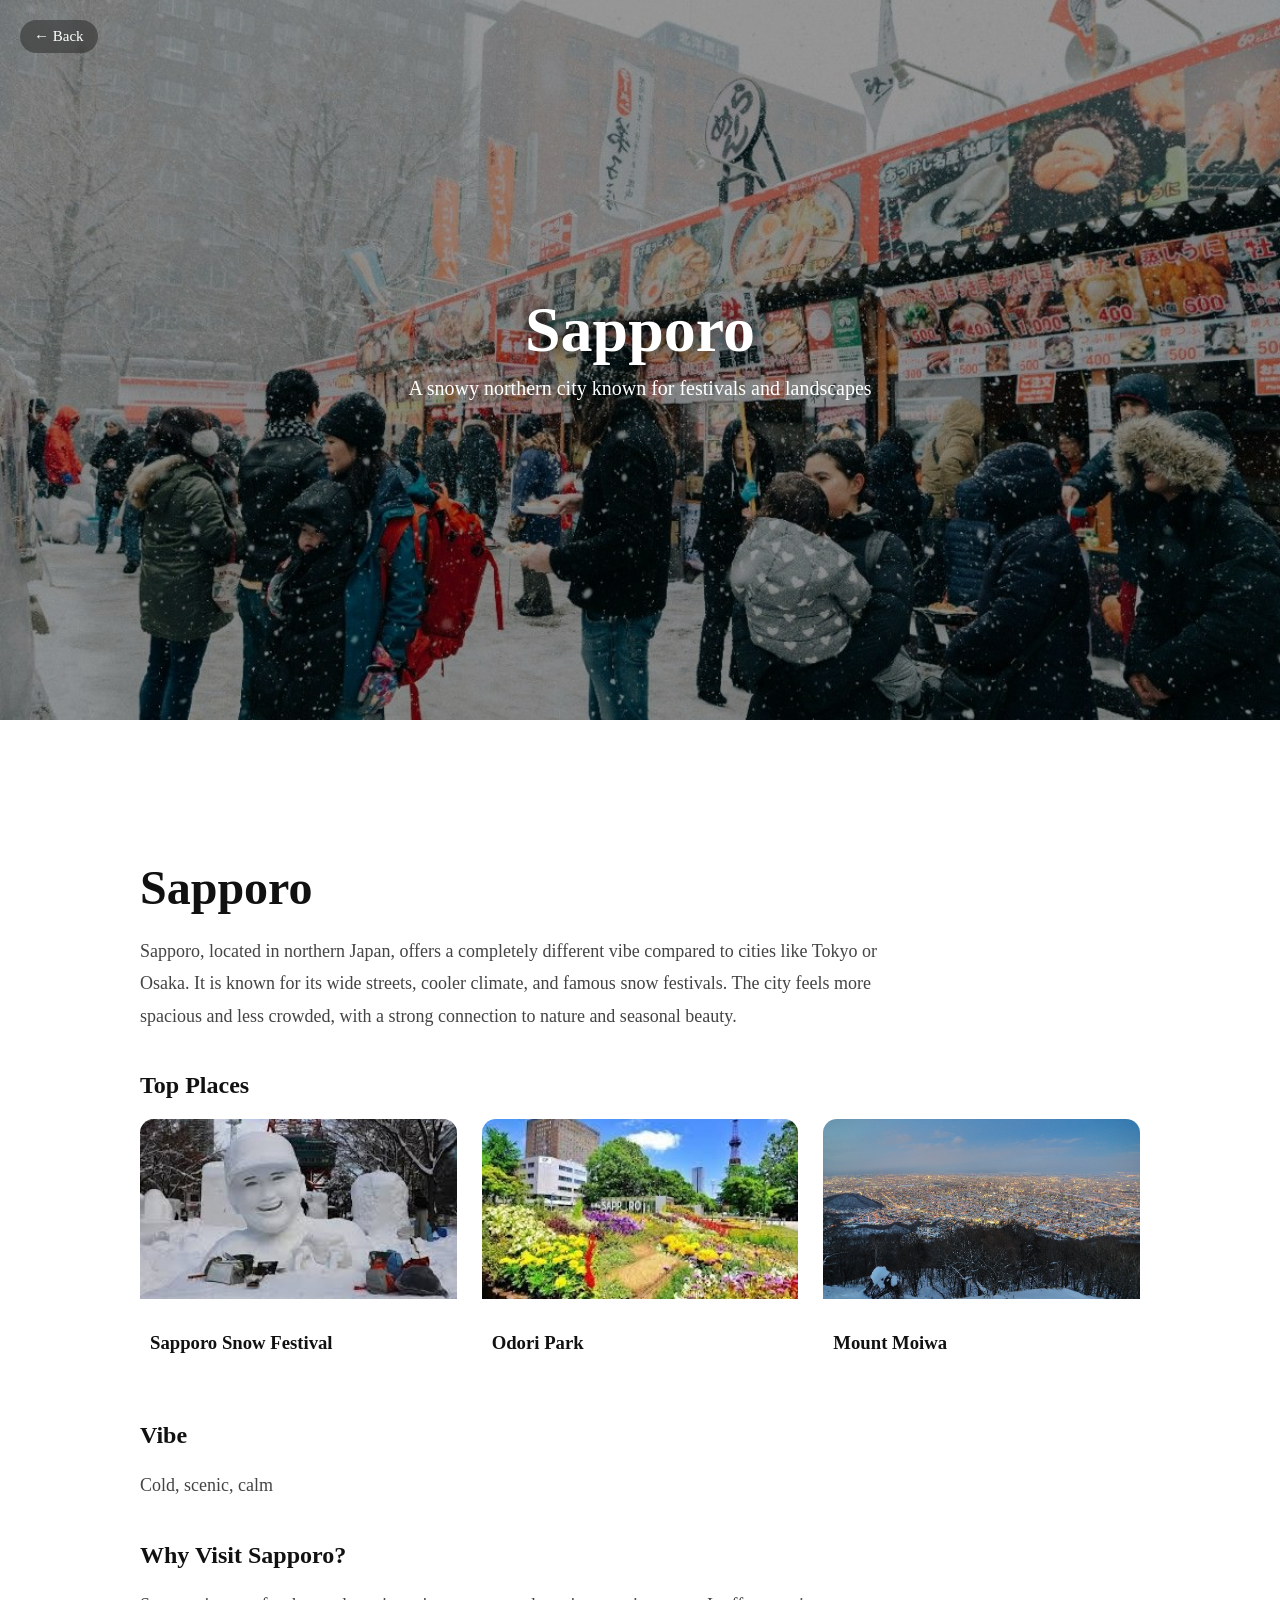
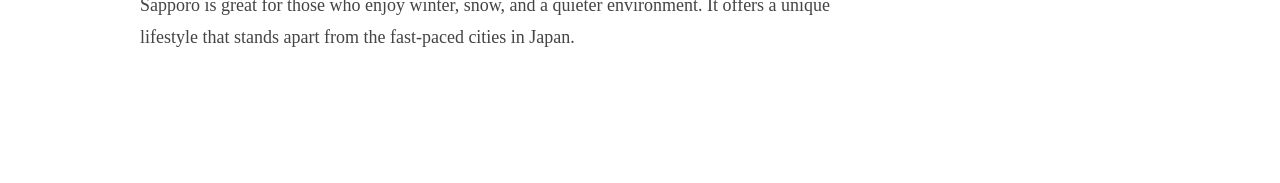
<file: cities/sapporo.html>
<!DOCTYPE html>
<html lang="en">
<head>
    <meta charset="UTF-8">
    <meta name="viewport" content="width=device-width, initial-scale=1.0">
    <title>Sapporo</title>

    <link rel="stylesheet" href="../japan.css">
</head>

<body class="city-body">

    
     <section class="city-hero sapporo-hero">
    <div class="hero-overlay"> </div>
    <div class="hero-content">
        <h1>Sapporo</h1>
        <P>A snowy northern city known for festivals and landscapes</P>
    </div>
</section> 

<a href="../index.html" class="back-btn">← Back</a>

<section class="city-page">

    <h1>Sapporo</h1>

    <p>
    Sapporo, located in northern Japan, offers a completely different vibe compared to cities like Tokyo or Osaka. It is known for its wide streets, cooler climate, and famous snow festivals. The city feels more spacious and less crowded, with a strong connection to nature and seasonal beauty.
    </p>

    <h2>Top Places</h2>

    <div class="places-grid">

        <div class="place-card">
            <img src="../images/snowfestival.jpg">
            <h3>Sapporo Snow Festival</h3>
        </div>

        <div class="place-card">
            <img src="../images/odoripark.jpg">
            <h3>Odori Park</h3>
        </div>

        <div class="place-card">
            <img src="../images/mountmoiwa.jpg">
            <h3>Mount Moiwa</h3>
        </div>

    </div>

    <h2>Vibe</h2>
    <p>Cold, scenic, calm</p>

    <h2>Why Visit Sapporo?</h2>
    <p>Sapporo is great for those who enjoy winter, snow, and a quieter environment. It offers a unique lifestyle that stands apart from the fast-paced cities in Japan.</p>

</section>

</body>
</html>
</file>
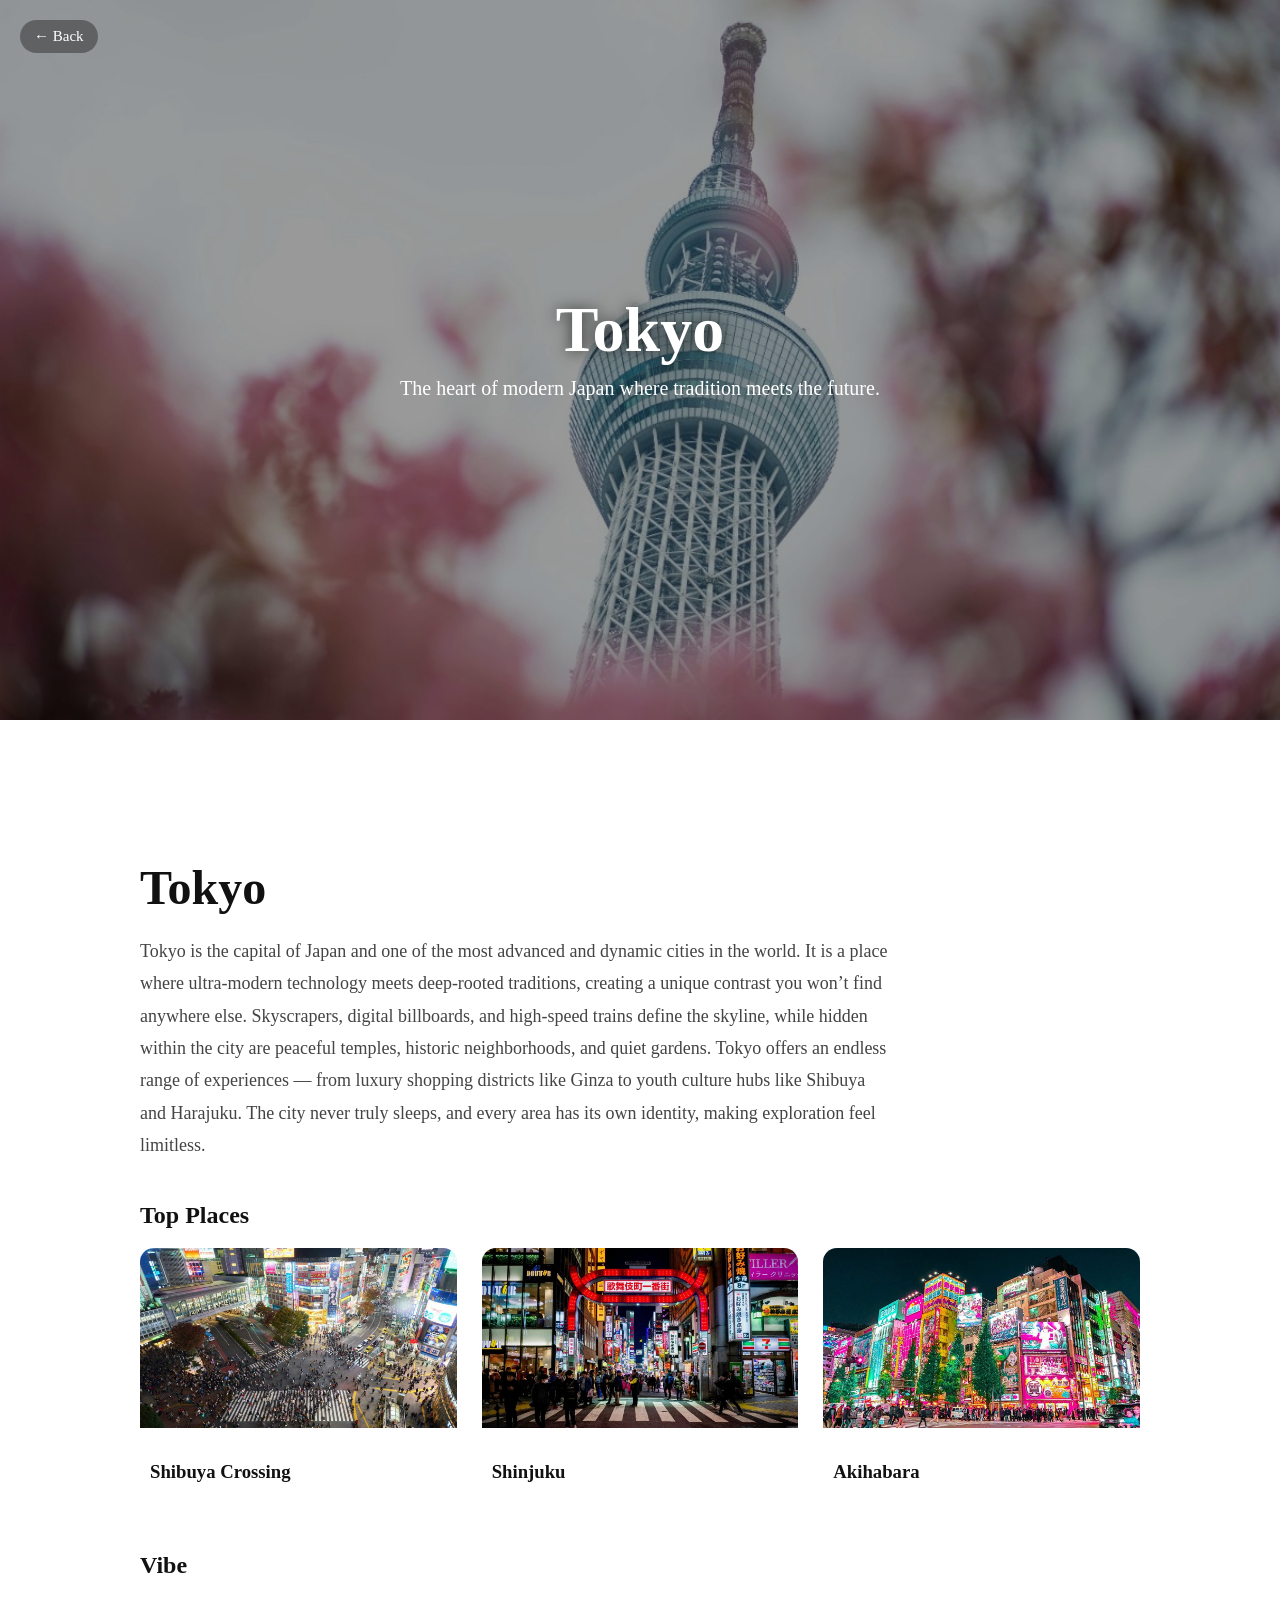
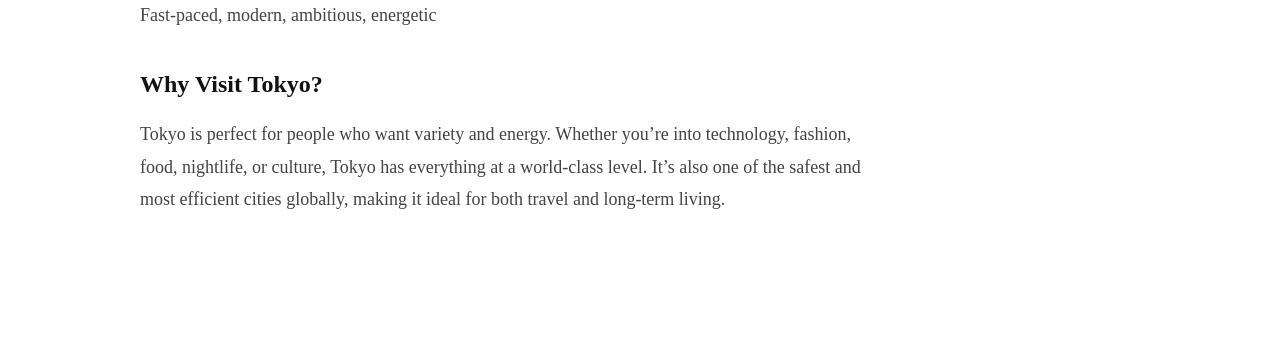
<file: cities/tokyo.html>
<!DOCTYPE html>
<html lang="en">
<head>
    <meta charset="UTF-8">
    <meta name="viewport" content="width=device-width, initial-scale=1.0">
    <title>Tokyo</title>

    <link rel="stylesheet" href="../japan.css">



</head>

<body class="city-body">

    <section class="city-hero tokyo-hero">
    <div class="hero-overlay"> </div>
    <div class="hero-content">
        <h1>Tokyo</h1>
        <P>The heart of modern Japan where tradition meets the future.</P>
    </div>
</section> 


<a href="../index.html" class="back-btn">← Back</a>




<section class="city-page">

    <h1>Tokyo</h1>

    <p>
   Tokyo is the capital of Japan and one of the most advanced and dynamic cities in the world. It is a place where ultra-modern technology meets deep-rooted traditions, creating a unique contrast you won’t find anywhere else. Skyscrapers, digital billboards, and high-speed trains define the skyline, while hidden within the city are peaceful temples, historic neighborhoods, and quiet gardens. Tokyo offers an endless range of experiences — from luxury shopping districts like Ginza to youth culture hubs like Shibuya and Harajuku. The city never truly sleeps, and every area has its own identity, making exploration feel limitless.
    </p>

    <h2>Top Places</h2>

    <div class="places-grid">

        <div class="place-card">
            <img src="../images/shibuya.jpg">
            <h3>Shibuya Crossing</h3>
        </div>
        <div class="place-card">
            <img src="../images/shinjuku.jpg">
            <h3>Shinjuku</h3>
        </div>

        <div class="place-card">
            <img src="../images/akihabara.jpg">
            <h3>Akihabara</h3>
        </div>

    </div>

    <h2>Vibe</h2>
    <p>Fast-paced, modern, ambitious, energetic</p>

    <h2>Why Visit Tokyo?</h2>

<p>
Tokyo is perfect for people who want variety and energy. Whether you’re into technology, fashion, food, nightlife, or culture, Tokyo has everything at a world-class level. It’s also one of the safest and most efficient cities globally, making it ideal for both travel and long-term living.
</p>

</section>


</body>
</html>
</file>
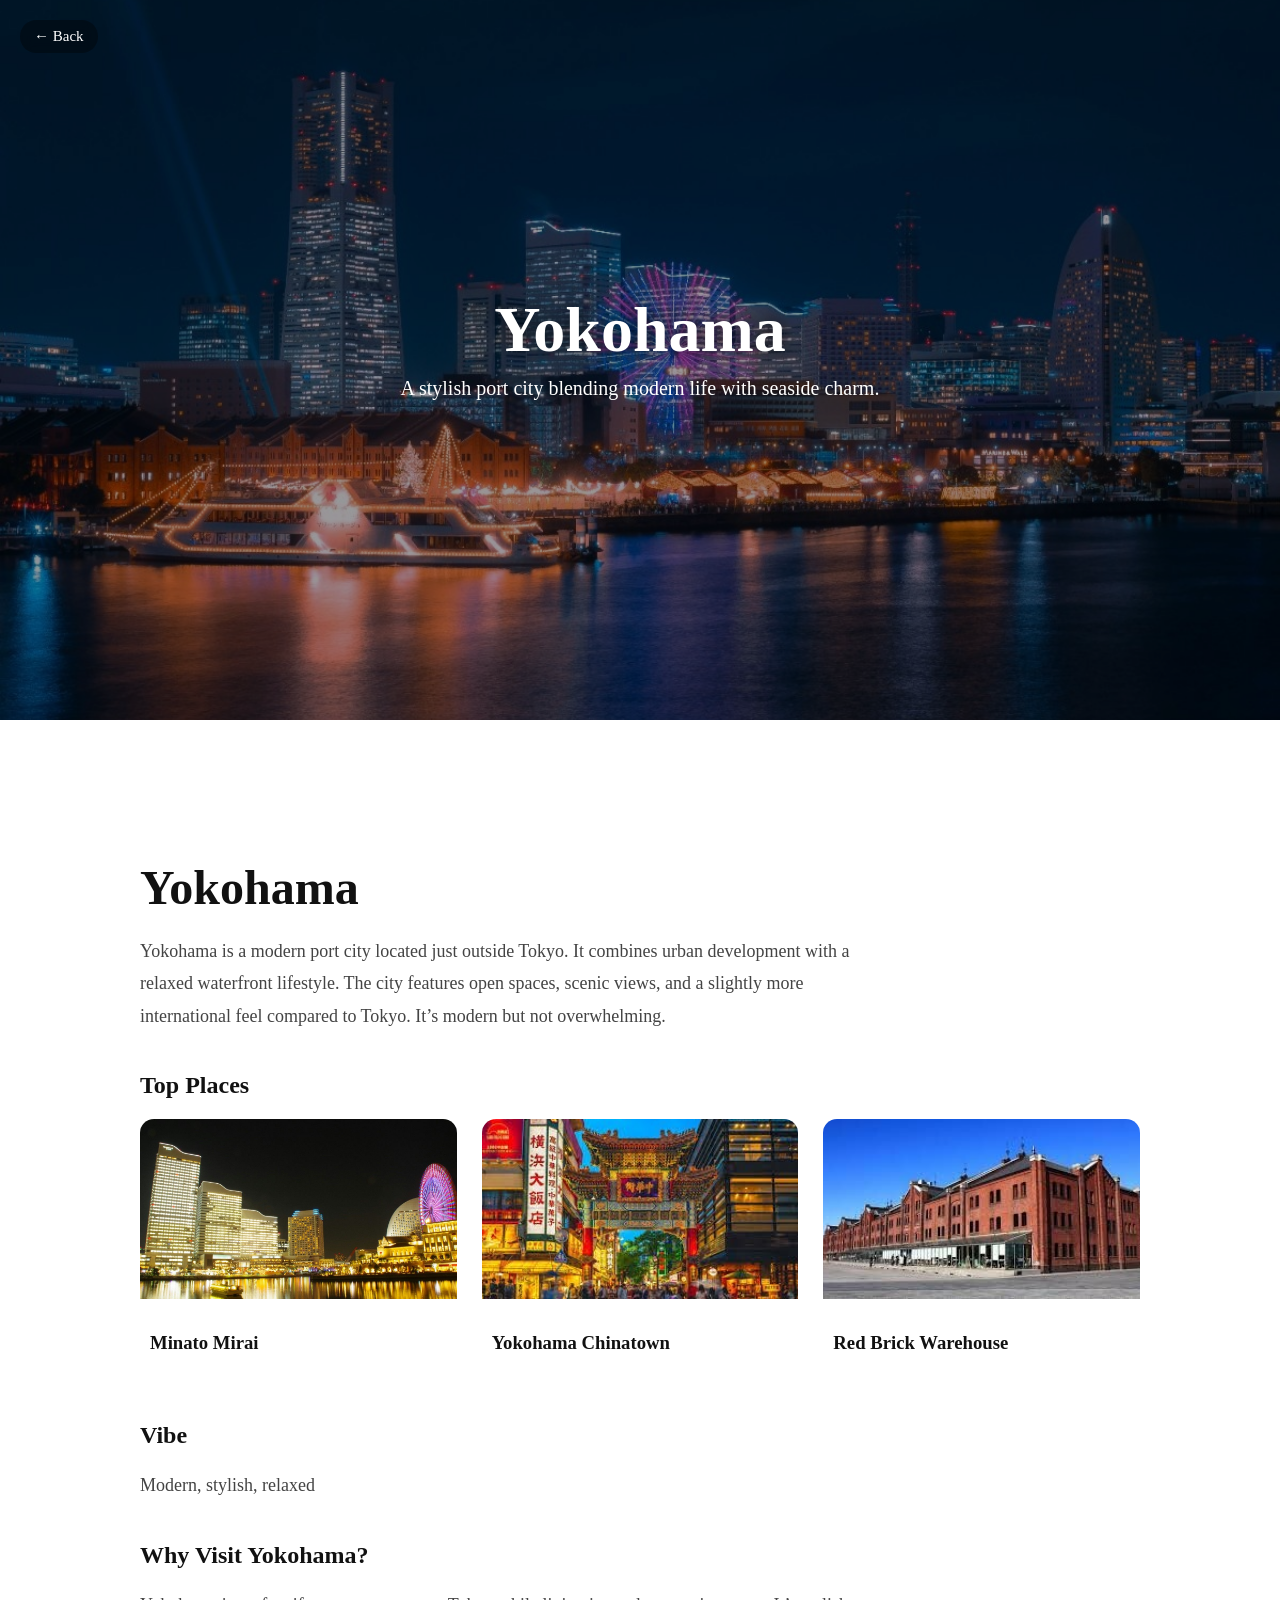
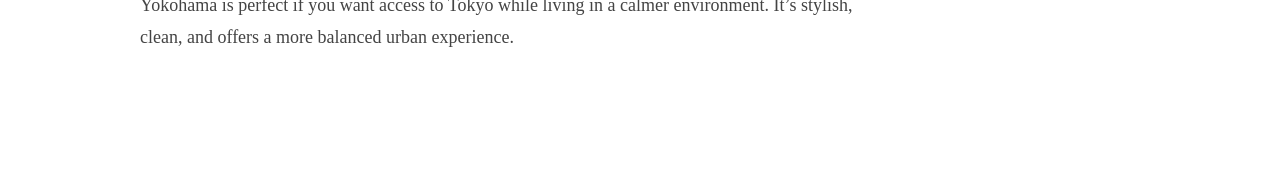
<file: cities/yokohama.html>
<!DOCTYPE html>
<html lang="en">
<head>
    <meta charset="UTF-8">
    <meta name="viewport" content="width=device-width, initial-scale=1.0">
    <title>Yokohama</title>

    <link rel="stylesheet" href="../japan.css">
</head>

<body class="city-body">


    
     <section class="city-hero yokohama-hero">
    <div class="hero-overlay"> </div>
    <div class="hero-content">
        <h1>Yokohama</h1>
        <P>A stylish port city blending modern life with seaside charm.</P>
    </div>
</section> 

<a href="../index.html" class="back-btn">← Back</a>

<section class="city-page">

    <h1>Yokohama
    </h1>

    <p>
   Yokohama is a modern port city located just outside Tokyo. It combines urban development with a relaxed waterfront lifestyle. The city features open spaces, scenic views, and a slightly more international feel compared to Tokyo. It’s modern but not overwhelming.
    </p>

    <h2>Top Places</h2>

    <div class="places-grid">

        <div class="place-card">
            <img src="../images/minatomirai.jpg">
            <h3>Minato Mirai</h3>
        </div>

        <div class="place-card">
            <img src="../images/yokohomachinatown.jpg">
            <h3>Yokohama Chinatown</h3>
        </div>

        <div class="place-card">
            <img src="../images/redbrick.jpg">
            <h3>Red Brick Warehouse</h3>
        </div>

    </div>

    <h2>Vibe</h2>
    <p>Modern, stylish, relaxed</p>

    <h2>Why Visit Yokohama?</h2>
    <P>Yokohama is perfect if you want access to Tokyo while living in a calmer environment. It’s stylish, clean, and offers a more balanced urban experience.</P>

</section>

</body>
</html>
</file>
<file: japan.css>
body{
    margin: 0;
    font-family: "Times New Roman", serif;
    color: white;

    background:
    linear-gradient(rgba(0,0,0,0.7), rgba(0,0,0,0.9)),
    url('images/image\ backgrnf.jpg');

    background-size: cover;
    background-position: center;
    background-attachment: fixed;
}

.hero{
    height: 100vh;

    display: flex;
    flex-direction: column;

    justify-content: center;
    align-items: center;

    text-align: center;
}

.hero h1{
    font-size: 50px;
    margin-bottom: 10px;
}

.hero p{
    color: #cfcfcf;
}

.cities{
    padding: 100px 80px;
    text-align: center;
}

.cities h2{
    font-size: 36px;
    margin-bottom: 40px;
}

.city-grid{
    display: grid;
    grid-template-columns: repeat(auto-fit, minmax(220px, 1fr));
    gap: 30px;
}

.city-card{
    position: relative;
    border-radius: 20px;
    overflow: hidden;
    cursor: pointer;
    transition: 0.4s;
}

.city-card img{
    width: 100%;
    height: 200px;
    object-fit: cover;

    display: block;

    filter: brightness(0.85);
}

.city-card h3{
    position: absolute;
    bottom: 15px;
    left: 20px;
    font-size: 22px;
    font-weight: 600;

    color: white;

    z-index: 2;
    text-shadow: 0 0 10px rgba(0,0,0,0.8);
}

.city-card:hover{
    transform: translateY(-10px) scale(1.02);

    box-shadow: 0 8px 20px rgba(0,0,0,0.4);
}

.city-card::after{
    content: "";
    position: absolute;
    inset: 0;

    background: linear-gradient(
        to top,
        rgba(0,0,0,0.6)
        rgba(0,0,0,0.25)
        rgba(0,0,0,0)
    );

    border-radius: 20px;
}

.result{
    padding: 100px 80px;
    max-width: 900px;
    margin: auto;
    text-align: center;
}

.result h2{
    font-size: 36px;
    margin-bottom: 20px;
}

.result p{
    color: #cfcfcf;
    margin-bottom: 20px;
    line-height: 1.6;
}

.places{
    margin-top: 20px;
}

.places li{
    list-style: none;
    margin: 8px 0;
}

.city-grid{
    display: grid;
    grid-template-columns: repeat(auto-fit, minmax(220px, 1fr));
    gap: 30px;
}

.city-card{
    position: relative;
    border-radius: 20px;
    overflow: hidden;
    cursor: pointer;
    transition: 0.3s;
}

.city-card img{
    width: 100%;
    height: 200px;
    object-fit: cover;
    display: block;
    filter: brightness(0.85);
}

.city-card h3{
    position: absolute;
    bottom: 15px;
    left: 20px;
    color: white;
    z-index: 2;
    text-shadow: 0 0 10px rgba(0,0,0,0.8);
}

.city-card::after{
    content: "";
    position: absolute;
    inset: 0;
    background: linear-gradient(
        to top,
        rgba(0,0,0,0.6),
        rgba(0,0,0,0.2),
        transparent
    );
}
.city-page{
    padding: 100px 80px;
    max-width: 1000px;
    margin: auto;
}

.city-page h1{
    font-size: 48px;
    margin-bottom: 20px;
}

.city-page p{
    color: #444;
    margin-bottom: 30px;
    line-height: 1.8;
    font-size: 18px;
    max-width: 800px;
}

.places-grid{
    display: grid;
    grid-template-columns: repeat(auto-fit, minmax(250px, 1fr));
    gap: 25px;
}

.place-card{
    border-radius: 16px;
    overflow: hidden;
}

.place-card img{
    width: 100%;
    height: 180px;
    object-fit: cover;
}

.place-card h3{
    padding: 10px;
}

.back-btn{
    position: fixed;
    top: 20px;
    left: 20px;
    color: white;
    text-decoration: none;
}

.city-hero{
    height: 80vh;
    width: 100%;

    background-size: cover;
    background-position: center;
    background-repeat: no-repeat;

    display: flex;
    align-items: center;
    justify-content: center;

    position: relative;
}

.hero-content h1{
    font-size: 64px;
    font-weight: 700;
    margin-bottom: 10px;
    text-shadow: 0 0 15px rgba(0,0,0,0.7);
}

.hero-content p{
    font-size: 20px;
    color: e0e0e0;
    margin-top: 10px;
}

.hero-overlay{
    position: absolute;
    top: 0;
    left: 0;
    width: 100%;
    height: 100%;

    background: rgba(0,0,0,0.4);
    z-index: 2;
}

.hero-content{
    position: relative;
    text-align: center;
    color: white;
    z-index: 3;

    margin-bottom: 60px;
}

.city-body{
    background: #ffffff;
    color: #111;
}

.city-page h1,
.city-page h2{
    color: #111;
}

.back-btn{
    color: #111;
}

.beppu-hero{
    background-image: url(./images/beppuhero.jpg);
    background-size: cover;
    background-position: center;
}

.tokyo-hero{
    background-image: url(./images/tokyotower.jpg);
    background-size: cover;
    background-position: center;
}

.fukuoka-hero{
    background-image: url(./images/fukuokahero.jpg);
    background-size:cover;
    background-position: center;
}

.hiroshima-hero{
    background-image: url(./images/heroshimahero.jpg);
    background-size: cover;
    background-position: center;
}

.kyoto-hero{
    background-image: url(./images/kyotohero.jpg);
    background-size: cover;
    background-position: center;
}

.nara-hero{
    background-image: url(./images/narahero.jpg);
    background-size: cover;
    background-position: center;
}

.oita-hero{
    background-image: url(./images/oitahero.jpg);
    background-size: cover;
    background-position: center;
}

.osaka-hero{
    background-image: url(./images/osakahero.jpg);
    background-size: cover;
    background-position: center;
}

.sapporo-hero{
    background-image: url(./images/sapporohero.jpg);
    background-size: cover;
    background-position: center;
}

.yokohama-hero{
    background-image: url(./images/yokohamahero.jpg);
    background-size: cover;
    background-position: center;
}

.back-btn{
    position: fixed;
    top: 20px;
    left: 20px;
    z-index: 999;

    cursor: pointer;

    color: white;
    text-decoration: none;
    font-size: 15px;

    padding: 8px 14px;
    border-radius: 20px;

    background: rgba(0,0,0,0.35);
    backdrop-filter: blur(6px);

    transition: all 0.25s ease;
}

.back-btn::hover{
    background: rgba(0,0,0,0.6);
    transform: translateX(-3px);
}

.city-page p{
    max-width: 750px;
}

.place-card{
    border-radius: 14px;
    overflow: hidden;
    transition: transform 0.3s ease;
}

.place-card:hover{
    transform: translateY(-6px);
}

.place-card img{
    transition: transform 0.4s ease;
}

.place-card:hover img{
    transform: scale(1.05);
}

.city-page h2{
    margin-top: 40px;
}
</file>
